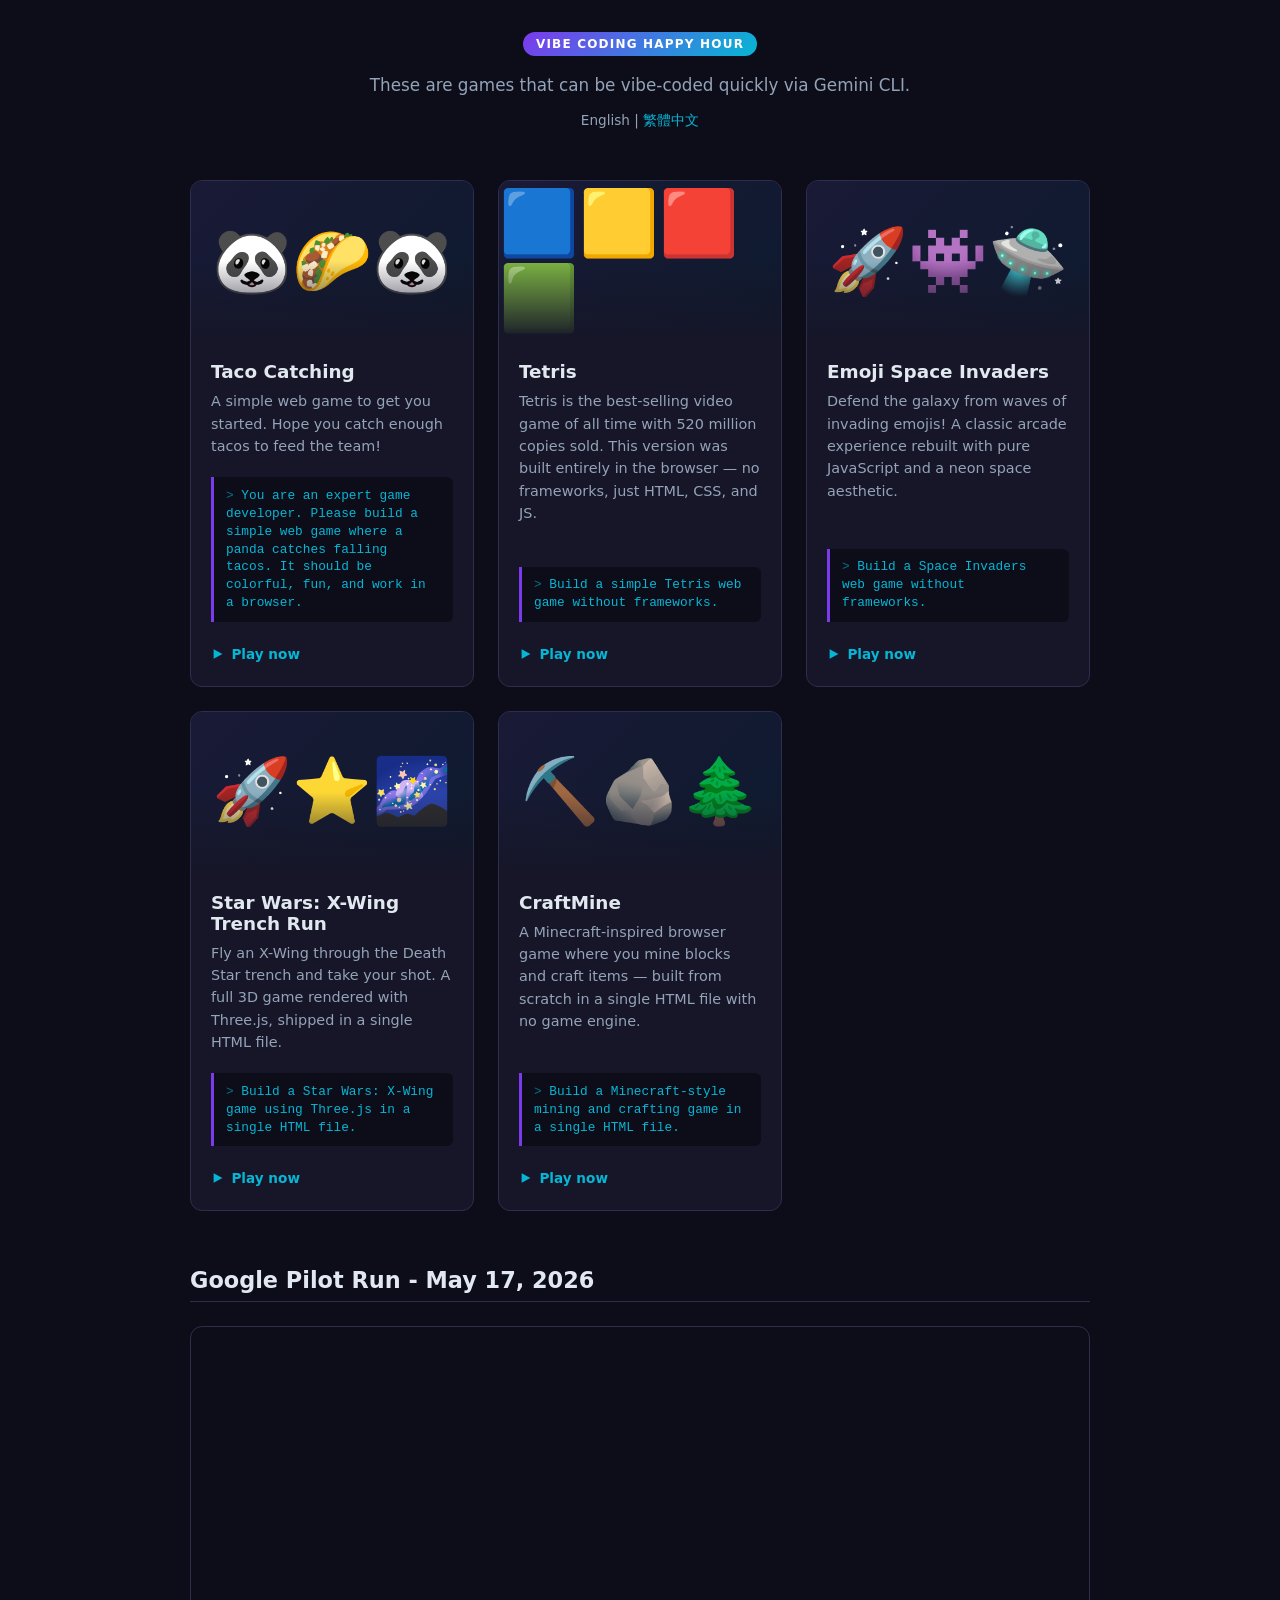
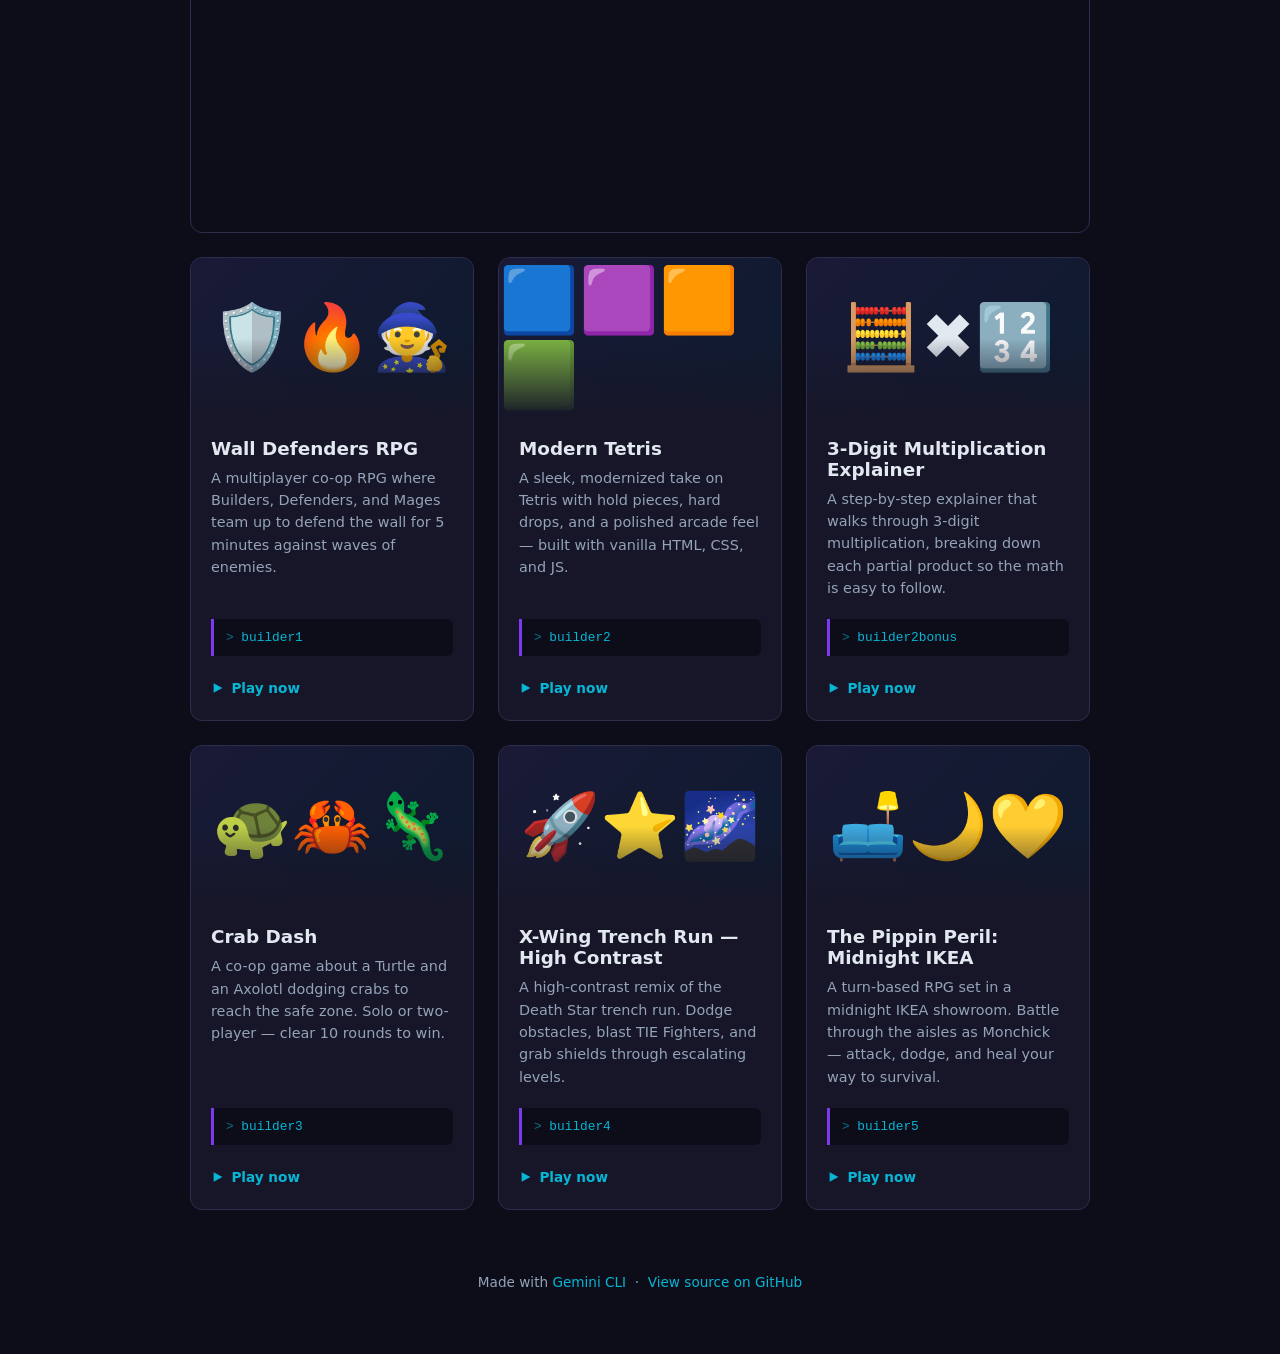
<file: index.html>
<!DOCTYPE html>
<html lang="en">
<head>
  <meta charset="UTF-8">
  <meta name="viewport" content="width=device-width, initial-scale=1.0">
  <title>Vibe Coding Happy Hour — Games</title>
  <style>
    :root {
      --bg: #0d0d1a;
      --card-bg: #161628;
      --accent: #7c3aed;
      --accent2: #06b6d4;
      --text: #e2e8f0;
      --muted: #94a3b8;
      --border: #2d2d4e;
      --radius: 12px;
    }

    * { box-sizing: border-box; margin: 0; padding: 0; }

    body {
      background: var(--bg);
      color: var(--text);
      font-family: 'Segoe UI', system-ui, sans-serif;
      min-height: 100vh;
      padding: 2rem 1rem 4rem;
    }

    header {
      text-align: center;
      max-width: 680px;
      margin: 0 auto 3rem;
    }

    header .badge {
      display: inline-block;
      background: linear-gradient(135deg, var(--accent), var(--accent2));
      color: #fff;
      font-size: 0.75rem;
      font-weight: 700;
      letter-spacing: 0.1em;
      text-transform: uppercase;
      padding: 0.3rem 0.8rem;
      border-radius: 999px;
      margin-bottom: 1rem;
    }

    header h1 {
      font-size: clamp(1.8rem, 5vw, 2.8rem);
      font-weight: 800;
      line-height: 1.15;
      margin-bottom: 0.75rem;
      background: linear-gradient(135deg, #fff 30%, var(--accent2));
      -webkit-background-clip: text;
      -webkit-text-fill-color: transparent;
      background-clip: text;
    }

    header p {
      color: var(--muted);
      font-size: 1.05rem;
      line-height: 1.6;
    }

    .lang-switch {
      margin-top: 0.75rem;
      font-size: 0.85rem;
    }

    .lang-switch a {
      color: var(--accent2);
      text-decoration: none;
    }

    .grid {
      display: grid;
      grid-template-columns: repeat(auto-fill, minmax(280px, 1fr));
      gap: 1.5rem;
      max-width: 900px;
      margin: 0 auto;
    }

    .section-title {
      max-width: 900px;
      margin: 3.5rem auto 1.5rem;
      font-size: 1.4rem;
      font-weight: 700;
      color: var(--text);
      padding-bottom: 0.5rem;
      border-bottom: 1px solid var(--border);
    }

    .card {
      background: var(--card-bg);
      border: 1px solid var(--border);
      border-radius: var(--radius);
      overflow: hidden;
      text-decoration: none;
      color: inherit;
      transition: transform 0.18s ease, border-color 0.18s ease, box-shadow 0.18s ease;
      display: flex;
      flex-direction: column;
    }

    .card:hover {
      transform: translateY(-4px);
      border-color: var(--accent);
      box-shadow: 0 8px 32px rgba(124, 58, 237, 0.25);
    }

    .card-preview {
      height: 160px;
      display: flex;
      align-items: center;
      justify-content: center;
      font-size: 4rem;
      background: linear-gradient(135deg, #1a1a36, #0d1a2e);
      position: relative;
      overflow: hidden;
    }

    .card-preview::after {
      content: '';
      position: absolute;
      inset: 0;
      background: linear-gradient(to bottom, transparent 50%, var(--card-bg));
    }

    .card-body {
      padding: 1.25rem 1.25rem 1.5rem;
      flex: 1;
      display: flex;
      flex-direction: column;
      gap: 0.5rem;
    }

    .card-title {
      font-size: 1.15rem;
      font-weight: 700;
    }

    .card-desc {
      color: var(--muted);
      font-size: 0.9rem;
      line-height: 1.55;
      flex: 1;
    }

    .card-prompt {
      margin-top: 0.75rem;
      background: #0d0d1a;
      border-left: 3px solid var(--accent);
      border-radius: 0 6px 6px 0;
      padding: 0.6rem 0.75rem;
      font-family: 'Courier New', monospace;
      font-size: 0.8rem;
      color: var(--accent2);
      line-height: 1.4;
    }

    .card-prompt::before {
      content: '> ';
      opacity: 0.6;
    }

    .card-play {
      display: inline-flex;
      align-items: center;
      gap: 0.4rem;
      margin-top: 1rem;
      color: var(--accent2);
      font-size: 0.85rem;
      font-weight: 600;
    }

    .card-play svg {
      width: 14px;
      height: 14px;
    }

    .playlist-embed {
      max-width: 900px;
      margin: 0 auto 1.5rem;
      aspect-ratio: 16 / 9;
      border-radius: var(--radius);
      overflow: hidden;
      border: 1px solid var(--border);
    }

    .playlist-embed iframe {
      width: 100%;
      height: 100%;
      border: 0;
      display: block;
    }

    footer {
      text-align: center;
      margin-top: 4rem;
      color: var(--muted);
      font-size: 0.85rem;
    }

    footer a {
      color: var(--accent2);
      text-decoration: none;
    }
  </style>
</head>
<body>

<header>
  <div class="badge">Vibe Coding Happy Hour</div>
  <p>These are games that can be vibe-coded quickly via Gemini CLI.</p>
  <p class="lang-switch">English | <a href="index.zh-TW.html">繁體中文</a></p>
</header>

<main class="grid">

  <a class="card" href="examples/taco-catching/">
    <div class="card-preview">🐼🌮🐼</div>
    <div class="card-body">
      <div class="card-title">Taco Catching</div>
      <div class="card-desc">
        A simple web game to get you started. Hope you catch enough tacos to feed the team!
      </div>
      <div class="card-prompt">You are an expert game developer. Please build a simple web game where a panda catches falling tacos. It should be colorful, fun, and work in a browser.</div>
      <div class="card-play">
        <svg viewBox="0 0 16 16" fill="currentColor"><path d="M3 2.5l10 5.5-10 5.5V2.5z"/></svg>
        Play now
      </div>
    </div>
  </a>

  <a class="card" href="examples/tetris/">
    <div class="card-preview">🟦🟨🟥🟩</div>
    <div class="card-body">
      <div class="card-title">Tetris</div>
      <div class="card-desc">
        Tetris is the best-selling video game of all time with 520 million copies sold. This version was built entirely in the browser — no frameworks, just HTML, CSS, and JS.
      </div>
      <div class="card-prompt">Build a simple Tetris web game without frameworks.</div>
      <div class="card-play">
        <svg viewBox="0 0 16 16" fill="currentColor"><path d="M3 2.5l10 5.5-10 5.5V2.5z"/></svg>
        Play now
      </div>
    </div>
  </a>

  <a class="card" href="examples/space-invaders/">
    <div class="card-preview">🚀👾🛸</div>
    <div class="card-body">
      <div class="card-title">Emoji Space Invaders</div>
      <div class="card-desc">
        Defend the galaxy from waves of invading emojis! A classic arcade experience rebuilt with pure JavaScript and a neon space aesthetic.
      </div>
      <div class="card-prompt">Build a Space Invaders web game without frameworks.</div>
      <div class="card-play">
        <svg viewBox="0 0 16 16" fill="currentColor"><path d="M3 2.5l10 5.5-10 5.5V2.5z"/></svg>
        Play now
      </div>
    </div>
  </a>

  <a class="card" href="examples/x-wing/">
    <div class="card-preview">🚀⭐🌌</div>
    <div class="card-body">
      <div class="card-title">Star Wars: X-Wing Trench Run</div>
      <div class="card-desc">
        Fly an X-Wing through the Death Star trench and take your shot. A full 3D game rendered with Three.js, shipped in a single HTML file.
      </div>
      <div class="card-prompt">Build a Star Wars: X-Wing game using Three.js in a single HTML file.</div>
      <div class="card-play">
        <svg viewBox="0 0 16 16" fill="currentColor"><path d="M3 2.5l10 5.5-10 5.5V2.5z"/></svg>
        Play now
      </div>
    </div>
  </a>

  <a class="card" href="https://turtle-tech-lgtm.github.io/craftmine/" target="_blank" rel="noopener">
    <div class="card-preview">⛏️🪨🌲</div>
    <div class="card-body">
      <div class="card-title">CraftMine</div>
      <div class="card-desc">
        A Minecraft-inspired browser game where you mine blocks and craft items — built from scratch in a single HTML file with no game engine.
      </div>
      <div class="card-prompt">Build a Minecraft-style mining and crafting game in a single HTML file.</div>
      <div class="card-play">
        <svg viewBox="0 0 16 16" fill="currentColor"><path d="M3 2.5l10 5.5-10 5.5V2.5z"/></svg>
        Play now
      </div>
    </div>
  </a>

</main>

<h2 id="google-pilot-run" class="section-title">Google Pilot Run - May 17, 2026</h2>

<div class="playlist-embed">
  <iframe src="https://www.youtube.com/embed/videoseries?list=PLIO7iIc3lbUfSGQaJ98DEq-yD5rhhJUmC" title="Student Show &amp; Tell playlist" frameborder="0" allow="accelerometer; autoplay; clipboard-write; encrypted-media; gyroscope; picture-in-picture" allowfullscreen></iframe>
</div>

<main class="grid">

  <a class="card" href="examples/2026g/builder1/">
    <div class="card-preview">🛡️🔥🧙</div>
    <div class="card-body">
      <div class="card-title">Wall Defenders RPG</div>
      <div class="card-desc">
        A multiplayer co-op RPG where Builders, Defenders, and Mages team up to defend the wall for 5 minutes against waves of enemies.
      </div>
      <div class="card-prompt">builder1</div>
      <div class="card-play">
        <svg viewBox="0 0 16 16" fill="currentColor"><path d="M3 2.5l10 5.5-10 5.5V2.5z"/></svg>
        Play now
      </div>
    </div>
  </a>

  <a class="card" href="examples/2026g/builder2/modern-tetris/">
    <div class="card-preview">🟦🟪🟧🟩</div>
    <div class="card-body">
      <div class="card-title">Modern Tetris</div>
      <div class="card-desc">
        A sleek, modernized take on Tetris with hold pieces, hard drops, and a polished arcade feel — built with vanilla HTML, CSS, and JS.
      </div>
      <div class="card-prompt">builder2</div>
      <div class="card-play">
        <svg viewBox="0 0 16 16" fill="currentColor"><path d="M3 2.5l10 5.5-10 5.5V2.5z"/></svg>
        Play now
      </div>
    </div>
  </a>

  <a class="card" href="examples/2026g/builder2/calculator/">
    <div class="card-preview">🧮✖️🔢</div>
    <div class="card-body">
      <div class="card-title">3-Digit Multiplication Explainer</div>
      <div class="card-desc">
        A step-by-step explainer that walks through 3-digit multiplication, breaking down each partial product so the math is easy to follow.
      </div>
      <div class="card-prompt">builder2bonus</div>
      <div class="card-play">
        <svg viewBox="0 0 16 16" fill="currentColor"><path d="M3 2.5l10 5.5-10 5.5V2.5z"/></svg>
        Play now
      </div>
    </div>
  </a>

  <a class="card" href="examples/2026g/builder3/">
    <div class="card-preview">🐢🦀🦎</div>
    <div class="card-body">
      <div class="card-title">Crab Dash</div>
      <div class="card-desc">
        A co-op game about a Turtle and an Axolotl dodging crabs to reach the safe zone. Solo or two-player — clear 10 rounds to win.
      </div>
      <div class="card-prompt">builder3</div>
      <div class="card-play">
        <svg viewBox="0 0 16 16" fill="currentColor"><path d="M3 2.5l10 5.5-10 5.5V2.5z"/></svg>
        Play now
      </div>
    </div>
  </a>

  <a class="card" href="examples/2026g/builder4/">
    <div class="card-preview">🚀⭐🌌</div>
    <div class="card-body">
      <div class="card-title">X-Wing Trench Run — High Contrast</div>
      <div class="card-desc">
        A high-contrast remix of the Death Star trench run. Dodge obstacles, blast TIE Fighters, and grab shields through escalating levels.
      </div>
      <div class="card-prompt">builder4</div>
      <div class="card-play">
        <svg viewBox="0 0 16 16" fill="currentColor"><path d="M3 2.5l10 5.5-10 5.5V2.5z"/></svg>
        Play now
      </div>
    </div>
  </a>

  <a class="card" href="examples/2026g/builder5/">
    <div class="card-preview">🛋️🌙💛</div>
    <div class="card-body">
      <div class="card-title">The Pippin Peril: Midnight IKEA</div>
      <div class="card-desc">
        A turn-based RPG set in a midnight IKEA showroom. Battle through the aisles as Monchick — attack, dodge, and heal your way to survival.
      </div>
      <div class="card-prompt">builder5</div>
      <div class="card-play">
        <svg viewBox="0 0 16 16" fill="currentColor"><path d="M3 2.5l10 5.5-10 5.5V2.5z"/></svg>
        Play now
      </div>
    </div>
  </a>

</main>

<footer>
  <p>Made with <a href="https://geminicli.com/" target="_blank" rel="noopener">Gemini CLI</a> &nbsp;·&nbsp; <a href="https://github.com/samlin-ai/vibe-coding-happy-hour" target="_blank" rel="noopener">View source on GitHub</a></p>
</footer>

</body>
</html>
</file>
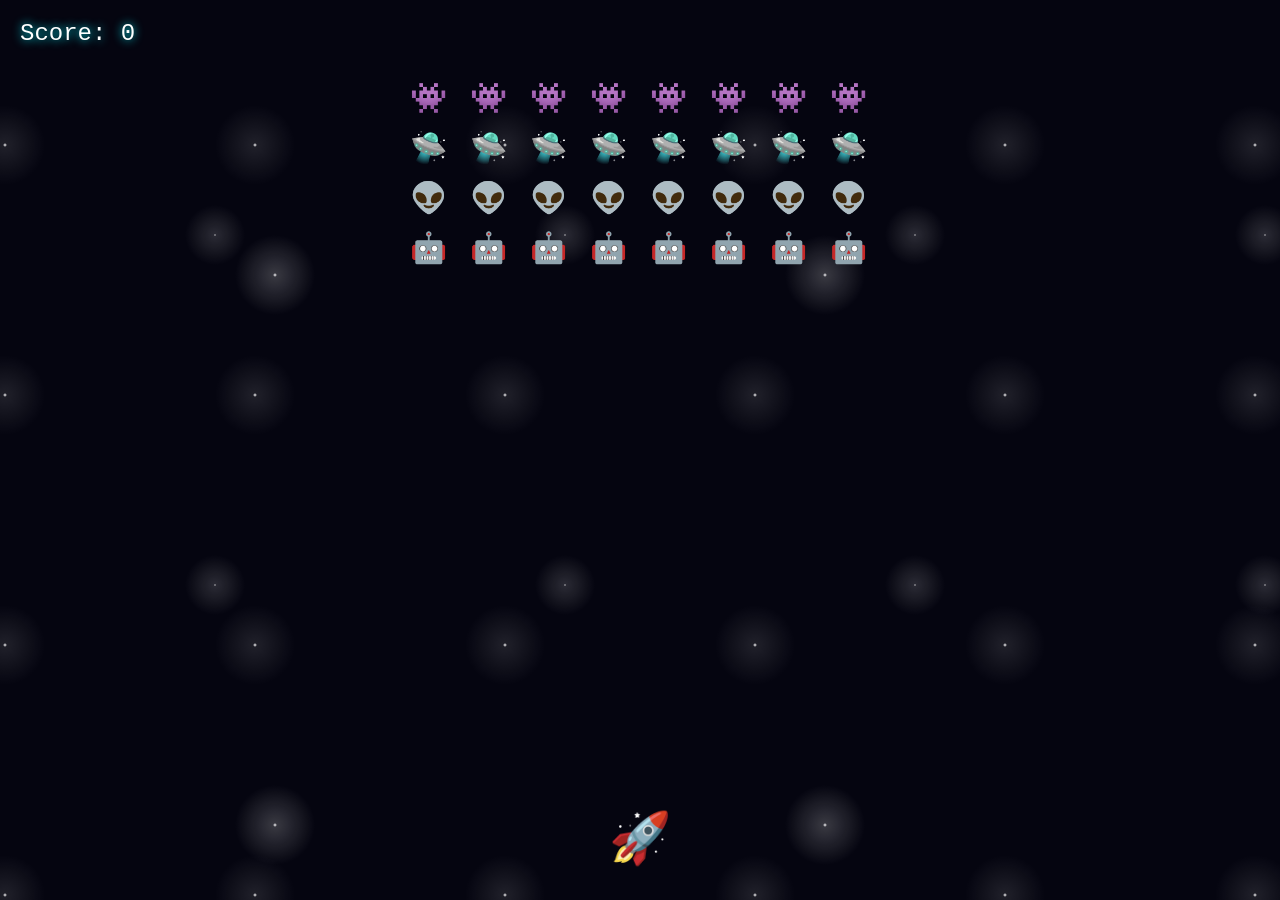
<file: examples/space-invaders/index.html>
<!DOCTYPE html>
<html lang="en">
<head>
    <meta charset="UTF-8">
    <meta name="viewport" content="width=device-width, initial-scale=1.0">
    <title>Emoji Space Invaders</title>
    <link rel="stylesheet" href="style.css">
</head>
<body>
    <div id="game-container">
        <div id="ui-layer">
            <div id="score-board">
                <div class="stat">Score: <span id="score">0</span></div>
            </div>
        </div>
        
        <!-- Player Ship -->
        <div id="ship">🚀</div>

        <!-- Dynamic elements like aliens and bullets will be added via JS -->

        <div id="game-over" class="hidden">
            <div class="modal">
                <h1>Game Over!</h1>
                <p>Final Score: <span id="final-score">0</span></p>
                <button id="restart-btn">Defend Again</button>
            </div>
        </div>
    </div>
    <script src="game.js"></script>
</body>
</html>
</file>
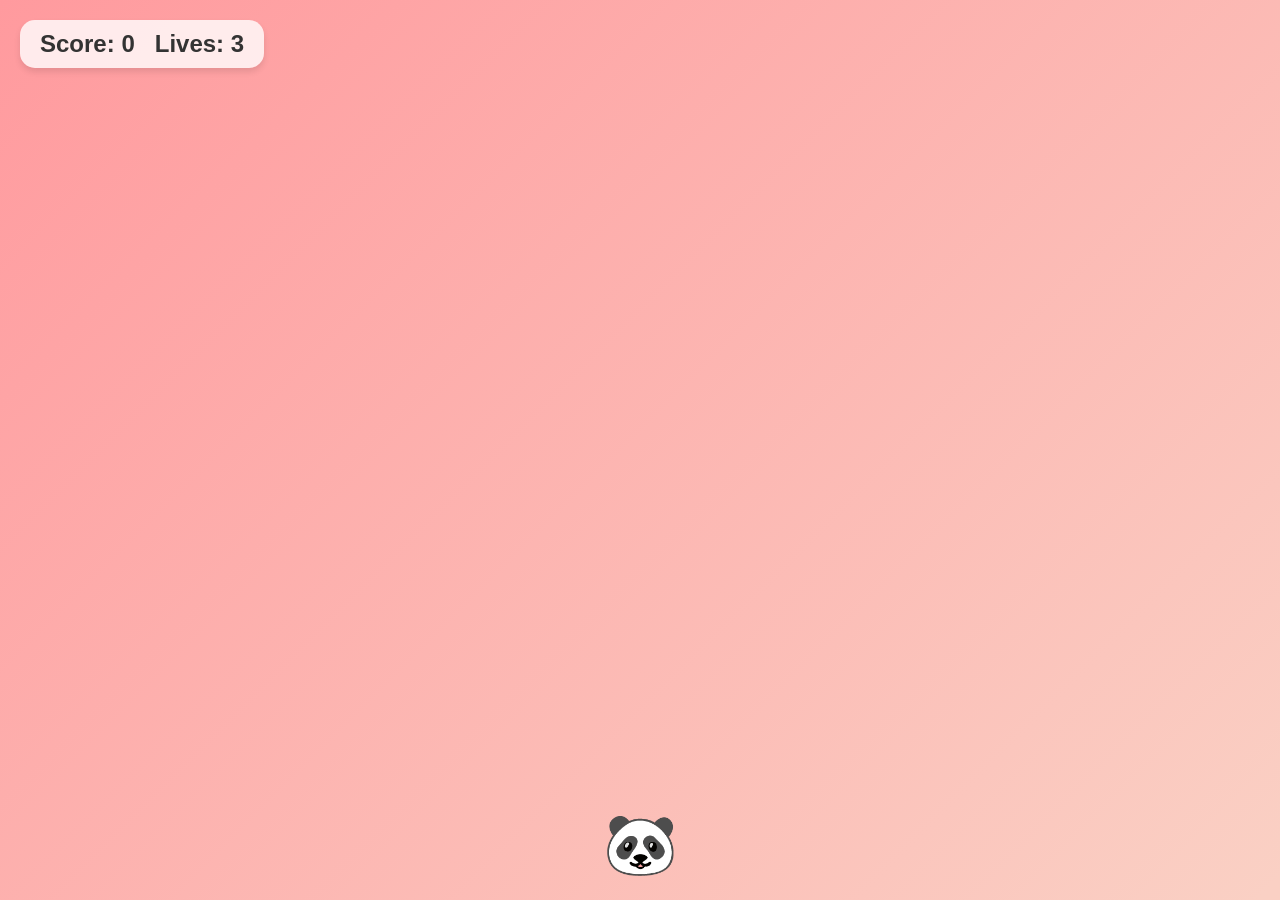
<file: examples/taco-catching/index.html>
<!DOCTYPE html>
<html lang="en">
<head>
    <meta charset="UTF-8">
    <meta name="viewport" content="width=device-width, initial-scale=1.0">
    <title>Panda Taco Catch</title>
    <link rel="stylesheet" href="style.css">
</head>
<body>
    <div id="game-container">
        <div id="score-board">
            <div class="stat">Score: <span id="score">0</span></div>
            <div class="stat">Lives: <span id="lives">3</span></div>
        </div>
        <div id="panda">🐼</div>
        <div id="game-over" class="hidden">
            <div class="modal">
                <h1>Game Over!</h1>
                <p>Final Score: <span id="final-score">0</span></p>
                <button id="restart-btn">Play Again</button>
            </div>
        </div>
    </div>
    <script src="game.js"></script>
</body>
</html>
</file>
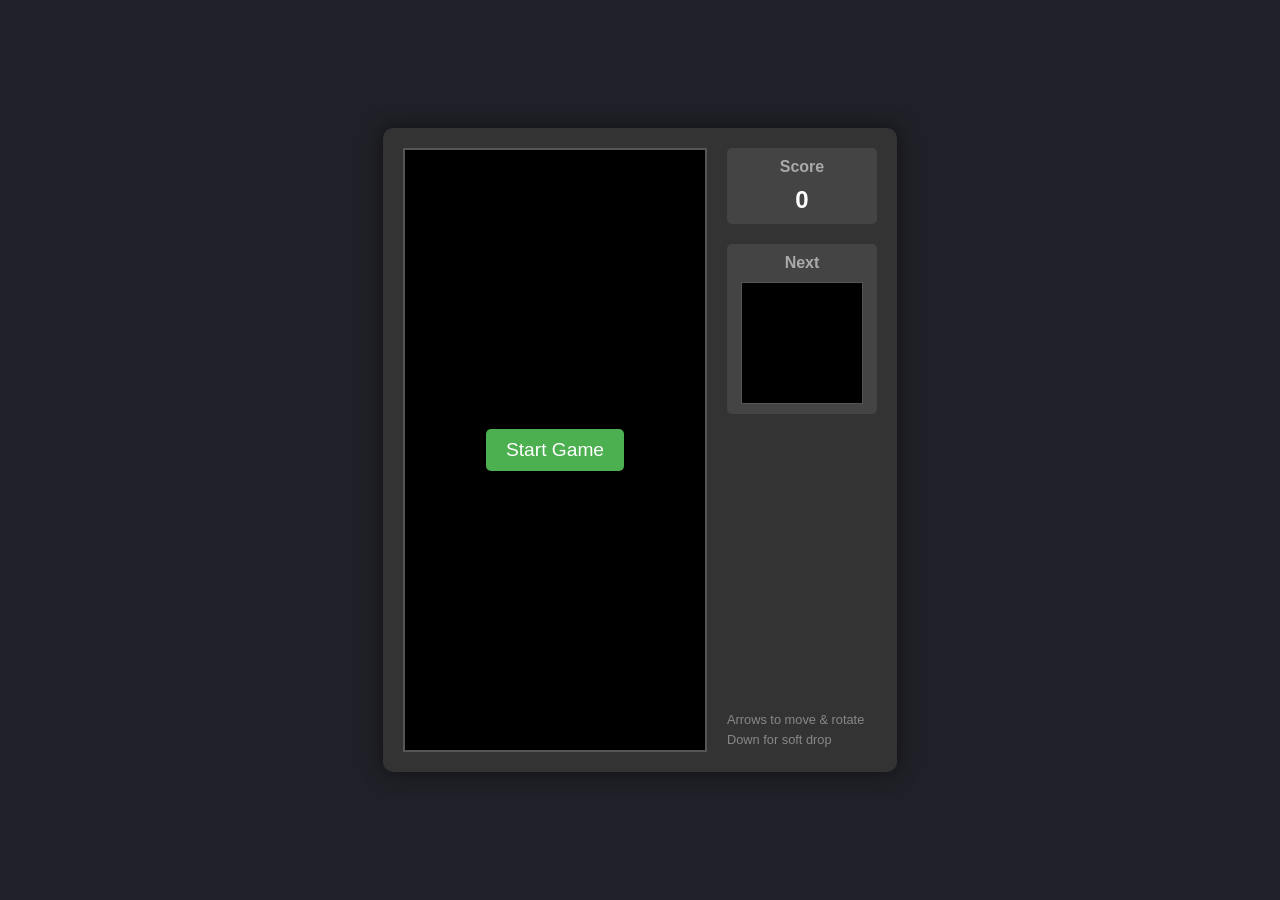
<file: examples/tetris/index.html>
<!DOCTYPE html>
<html lang="en">
<head>
    <meta charset="UTF-8">
    <meta name="viewport" content="width=device-width, initial-scale=1.0">
    <title>Tetris Web Game</title>
    <link rel="stylesheet" href="style.css">
</head>
<body>
    <div id="game-container">
        <div id="canvas-container">
            <canvas id="tetris" width="300" height="600"></canvas>
            <div id="overlay">
                <div id="message">PAUSED</div>
                <button id="start-btn">Start Game</button>
            </div>
        </div>
        <div id="side-panel">
            <div class="stat-box">
                <h3>Score</h3>
                <div id="score">0</div>
            </div>
            <div class="stat-box">
                <h3>Next</h3>
                <canvas id="next-piece" width="120" height="120"></canvas>
            </div>
            <div id="controls">
                <p>Arrows to move & rotate</p>
                <p>Down for soft drop</p>
            </div>
        </div>
    </div>
    <script src="script.js"></script>
</body>
</html>
</file>
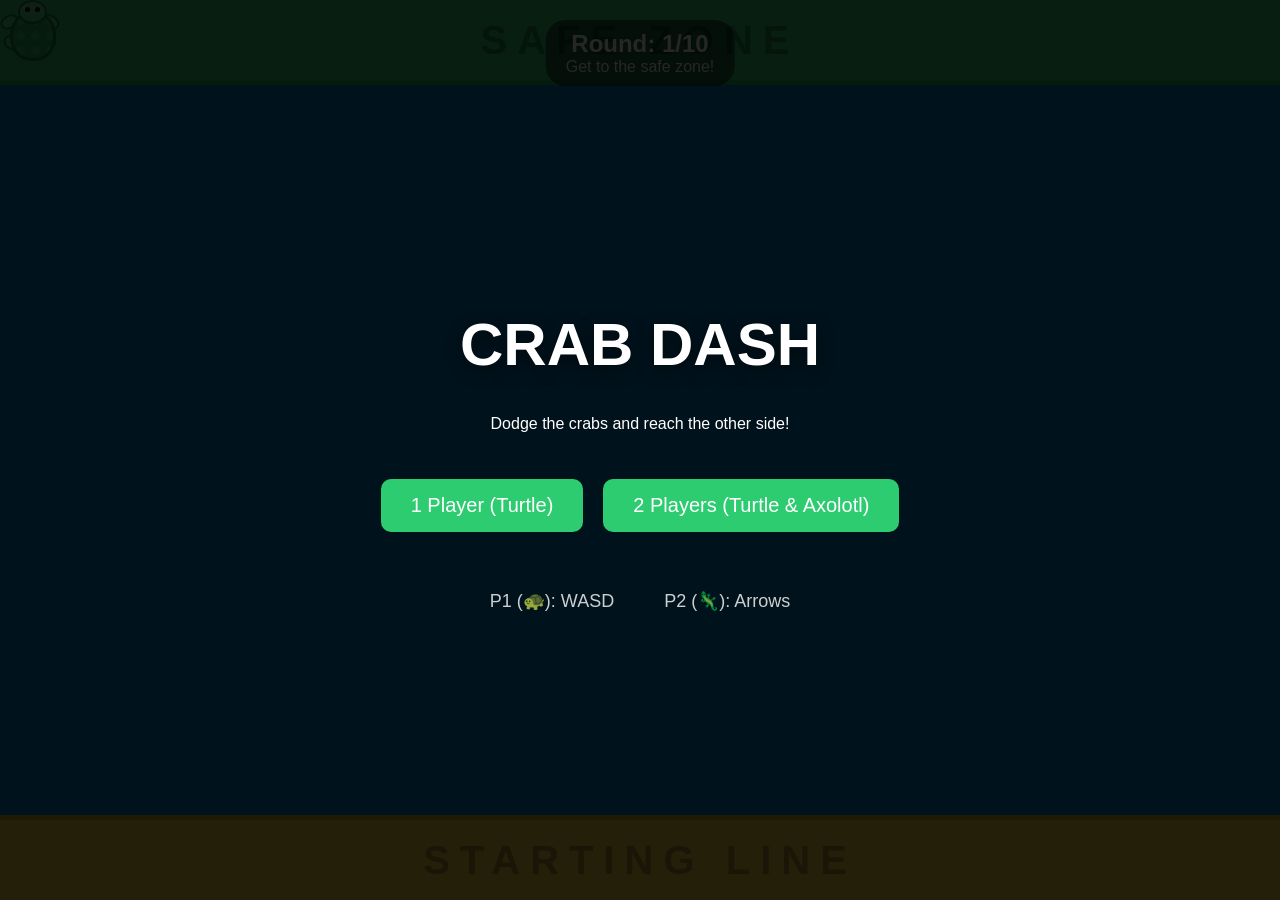
<file: examples/2026g/builder3/index.html>
<!DOCTYPE html>
<html lang="en">
<head>
    <meta charset="UTF-8">
    <meta name="viewport" content="width=device-width, initial-scale=1.0">
    <title>Crab Dash</title>
    <link rel="stylesheet" href="style.css">
</head>
<body>
    <div id="game-container">
        <!-- HUD -->
        <div id="hud">
            <div id="round-display">Round: <span id="round-num">1</span>/10</div>
            <div id="status-display">Get to the safe zone!</div>
        </div>

        <!-- Safe Zones -->
        <div id="top-safe-zone" class="safe-zone">SAFE ZONE</div>
        <div id="bottom-safe-zone" class="safe-zone">STARTING LINE</div>

        <!-- Players -->
        <div id="turtle" class="player">
            <div class="chibi-turtle">
                <div class="shell"></div>
                <div class="head">
                    <div class="eye left"></div>
                    <div class="eye right"></div>
                </div>
                <div class="flipper fl-top-left"></div>
                <div class="flipper fl-top-right"></div>
                <div class="flipper fl-bot-left"></div>
                <div class="flipper fl-bot-right"></div>
            </div>
        </div>
        <div id="axolotl" class="player hidden">
            <div class="chibi-axolotl">
                <div class="body"></div>
                <div class="head">
                    <div class="eye left"></div>
                    <div class="eye right"></div>
                    <div class="gill g-l1"></div>
                    <div class="gill g-l2"></div>
                    <div class="gill g-l3"></div>
                    <div class="gill g-r1"></div>
                    <div class="gill g-r2"></div>
                    <div class="gill g-r3"></div>
                </div>
                <div class="tail"></div>
            </div>
        </div>

        <!-- Overlays -->
        <div id="menu-overlay" class="overlay">
            <h1>CRAB DASH</h1>
            <p>Dodge the crabs and reach the other side!</p>
            <div class="button-group">
                <button id="btn-1p">1 Player (Turtle)</button>
                <button id="btn-2p">2 Players (Turtle & Axolotl)</button>
            </div>
            <div class="controls-hint">
                <p>P1 (🐢): WASD</p>
                <p>P2 (🦎): Arrows</p>
            </div>
        </div>

        <div id="win-overlay" class="overlay hidden">
            <h1>YOU WIN! 🏆</h1>
            <p>You dodged all the crabs and reached safety!</p>
            <div id="victory-video-container"></div>
            <button class="restart-btn">Play Again</button>
        </div>

        <div id="game-over-overlay" class="overlay hidden">
            <h1>GAME OVER! 🦀</h1>
            <p>The crabs were too fast!</p>
            <button class="restart-btn">Try Again</button>
        </div>
    </div>
    <script src="game.js"></script>
</body>
</html>
</file>
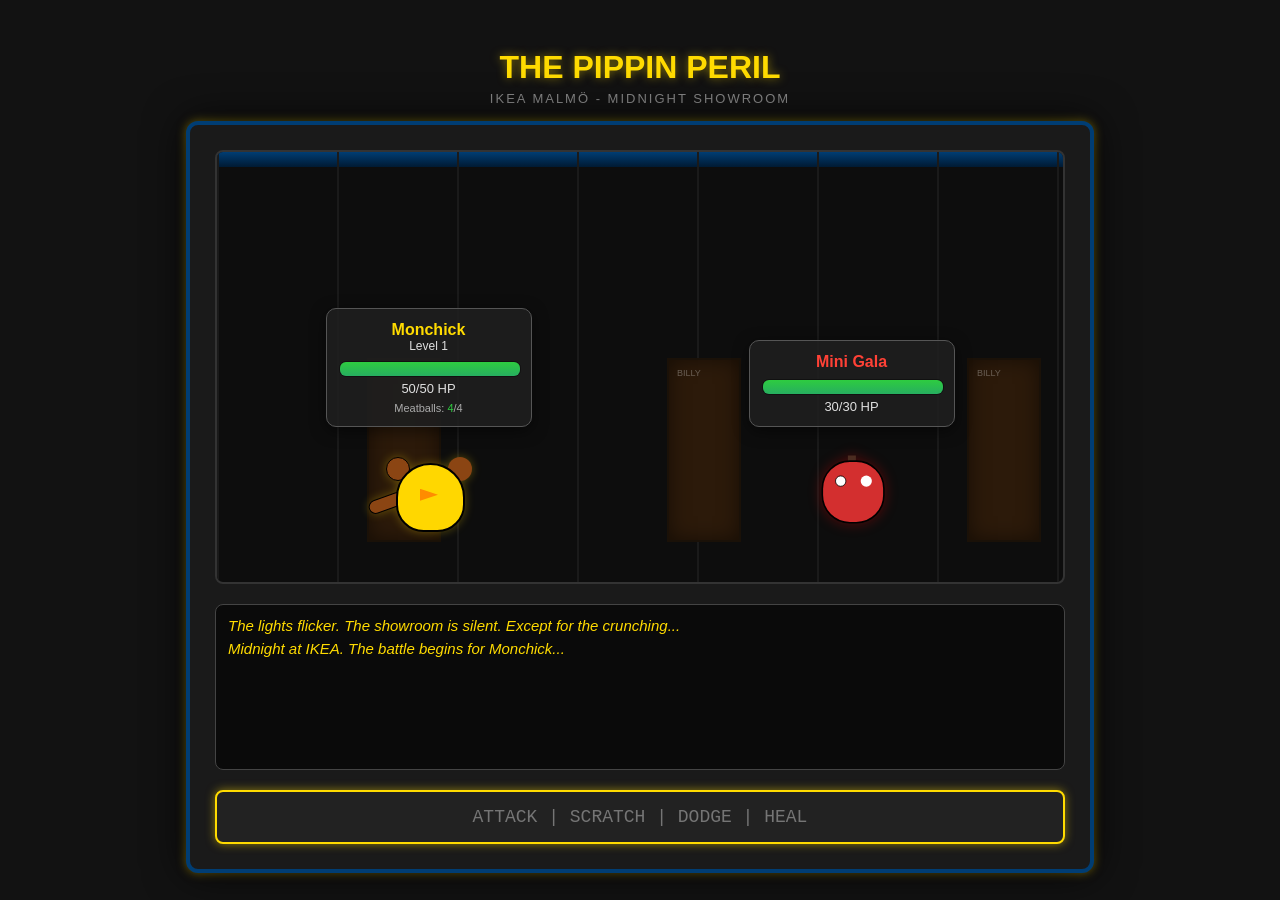
<file: examples/2026g/builder5/index.html>
<!DOCTYPE html>
<html lang="en">
<head>
    <meta charset="UTF-8">
    <meta name="viewport" content="width=device-width, initial-scale=1.0">
    <title>The Pippin Peril: Midnight IKEA Edition</title>
    <style>
        :root {
            --ikea-blue: #003d73;
            --ikea-yellow: #ffdb00;
            --bg-color: #121212;
            --panel-bg: rgba(30, 30, 30, 0.9);
            --text-color: #e0e0e0;
            --border-color: #444;
            --accent-color: #ff4136;
            --health-bg: #222;
            --health-fill: #2ecc40;
            --glow-yellow: 0 0 10px rgba(255, 219, 0, 0.5);
        }

        body {
            background-color: var(--bg-color);
            color: var(--text-color);
            font-family: 'Verdana', sans-serif;
            display: flex;
            flex-direction: column;
            align-items: center;
            justify-content: center;
            height: 100vh;
            margin: 0;
            overflow: hidden;
        }

        #game-container {
            width: 95%;
            max-width: 850px;
            border: 4px solid var(--ikea-blue);
            padding: 25px;
            display: flex;
            flex-direction: column;
            gap: 20px;
            background: #1a1a1a;
            box-shadow: 0 0 40px rgba(0,0,0,0.8), var(--glow-yellow);
            border-radius: 12px;
        }

        #visual-stage {
            height: 380px;
            border: 2px solid #333;
            display: flex;
            justify-content: space-around;
            align-items: flex-end;
            padding-bottom: 50px;
            position: relative;
            background-color: #0d0d0d;
            overflow: hidden;
            border-radius: 8px;
        }

        /* Midnight IKEA Background */
        .ikea-background {
            position: absolute;
            top: 0;
            left: 0;
            width: 200%;
            height: 100%;
            background: 
                linear-gradient(90deg, #1a1a1a 2px, transparent 2px) 0 0 / 120px 100%,
                linear-gradient(var(--ikea-blue) 0%, #001a33 100%) 0 0 / 100% 15px no-repeat;
            z-index: 0;
            transition: transform 1.2s cubic-bezier(0.45, 0, 0.55, 1);
        }

        .ikea-shelf {
            position: absolute;
            bottom: 40px;
            width: 70px;
            height: 180px;
            background: #2c1a0a;
            border: 2px solid #1a1108;
            z-index: 1;
            box-shadow: inset 0 0 20px rgba(0,0,0,0.5);
        }
        .ikea-shelf::after {
            content: 'BILLY';
            font-size: 9px;
            color: rgba(255,255,255,0.3);
            position: absolute;
            top: 8px;
            left: 8px;
        }

        .moving .ikea-background { transform: translateX(-50%); }

        .entity {
            display: flex;
            flex-direction: column;
            align-items: center;
            gap: 20px;
            z-index: 10;
        }

        .stat-box {
            width: 180px;
            text-align: center;
            background: var(--panel-bg);
            padding: 12px;
            border-radius: 10px;
            border: 1px solid #555;
            box-shadow: 0 4px 15px rgba(0,0,0,0.5);
        }

        .health-bar {
            width: 100%;
            height: 14px;
            background: var(--health-bg);
            border: 1px solid #111;
            margin-top: 8px;
            border-radius: 7px;
            overflow: hidden;
            box-shadow: inset 0 2px 4px rgba(0,0,0,0.5);
        }

        .health-fill {
            height: 100%;
            background: linear-gradient(to bottom, #2ecc40, #27ae60);
            width: 100%;
            transition: width 0.4s cubic-bezier(0.175, 0.885, 0.32, 1.275);
        }

        #battle-log {
            height: 140px;
            border: 1px solid #444;
            overflow-y: auto;
            padding: 12px;
            font-size: 15px;
            background: #0a0a0a;
            border-radius: 8px;
            color: #aaa;
        }

        .log-entry { margin-bottom: 6px; }
        .log-player { color: #00d2ff; font-weight: bold; }
        .log-enemy { color: #ff4b2b; font-weight: bold; }
        .log-system { color: var(--ikea-yellow); font-style: italic; }

        #input-area {
            display: flex;
            flex-direction: column;
            gap: 8px;
        }

        #command-input {
            background: #222;
            border: 2px solid #555;
            color: var(--ikea-yellow);
            padding: 15px;
            font-family: 'Courier New', monospace;
            outline: none;
            font-size: 18px;
            border-radius: 8px;
            text-align: center;
        }

        #command-input:focus {
            border-color: var(--ikea-yellow);
            box-shadow: var(--glow-yellow);
        }

        .shake { animation: shake 0.5s; }
        @keyframes shake {
            0%, 100% { transform: translate(0,0); }
            10%, 30%, 50%, 70%, 90% { transform: translate(-8px,0); }
            20%, 40%, 60%, 80% { transform: translate(8px,0); }
        }

        /* Sprite Art with Glow */
        .monchick-sprite { position: relative; width: 85px; height: 85px; filter: drop-shadow(0 0 5px rgba(255, 215, 0, 0.3)); }
        .monchick-body { width: 65px; height: 65px; background: #ffd700; border-radius: 50% 50% 40% 40%; position: absolute; bottom: 0; left: 10px; border: 2px solid #000; }
        .monchick-ears { width: 22px; height: 22px; background: #8b4513; border-radius: 50%; position: absolute; top: 10px; left: 0; box-shadow: 62px 0 0 #8b4513; border: 1px solid #000; }
        .monchick-beak { width: 18px; height: 12px; background: #ff8c00; position: absolute; top: 42px; left: 34px; clip-path: polygon(0 0, 100% 50%, 0 100%); }
        .monchick-tail { width: 35px; height: 12px; background: #8b4513; position: absolute; bottom: 22px; left: -18px; border-radius: 10px; transform: rotate(-20deg); border: 1px solid #000; }

        .apple-sprite { position: relative; width: 85px; height: 85px; transition: transform 0.4s cubic-bezier(0.175, 0.885, 0.32, 1.275); filter: drop-shadow(0 0 8px rgba(255, 0, 0, 0.3)); }
        .apple-body { width: 75px; height: 75px; background: #d32f2f; border-radius: 45%; position: absolute; bottom: 0; left: 5px; border: 2px solid #000; }
        .apple-stem { width: 10px; height: 18px; background: #4b2c20; position: absolute; top: 0; left: 38px; }
        .apple-eyes { width: 12px; height: 12px; background: #fff; border-radius: 50%; position: absolute; top: 25px; left: 22px; box-shadow: 32px 0 0 #fff; border: 1px solid #000; }
    </style>
</head>
<body>

    <h1 style="color: var(--ikea-yellow); margin-bottom: 5px; text-shadow: var(--glow-yellow);">THE PIPPIN PERIL</h1>
    <p style="margin: 0 0 15px 0; font-size: 13px; color: #888; letter-spacing: 2px;">IKEA MALMÖ - MIDNIGHT SHOWROOM</p>

    <div id="game-container">
        <div id="visual-stage">
            <div class="ikea-background" id="bg">
                <div class="ikea-shelf" style="left: 150px;"></div>
                <div class="ikea-shelf" style="left: 450px;"></div>
                <div class="ikea-shelf" style="left: 750px;"></div>
                <div class="ikea-shelf" style="left: 1100px;"></div>
            </div>

            <div class="entity" id="player-entity">
                <div class="stat-box">
                    <div id="player-name-display" style="color: var(--ikea-yellow); font-weight: bold;">Monchick</div>
                    <div style="font-size: 12px;">Level <span id="player-level">1</span></div>
                    <div class="health-bar"><div id="player-health-fill" class="health-fill"></div></div>
                    <div id="player-hp-text" style="font-size: 13px; margin-top: 4px;">50/50 HP</div>
                    <div style="font-size: 11px; margin-top: 6px; color: #aaa;">Meatballs: <span id="heals-left" style="color: #2ecc40;">4</span>/4</div>
                </div>
                <div class="monchick-sprite" id="player-sprite">
                    <div class="monchick-tail"></div>
                    <div class="monchick-ears"></div>
                    <div class="monchick-body"></div>
                    <div class="monchick-beak"></div>
                </div>
            </div>

            <div class="entity" id="boss-entity">
                <div class="stat-box">
                    <div id="boss-name" style="color: var(--accent-color); font-weight: bold;">Mini Gala</div>
                    <div class="health-bar"><div id="boss-health-fill" class="health-fill"></div></div>
                    <div id="boss-hp-text" style="font-size: 13px; margin-top: 4px;">30/30 HP</div>
                </div>
                <div class="apple-sprite" id="boss-sprite">
                    <div class="apple-stem"></div>
                    <div class="apple-body"></div>
                    <div class="apple-eyes"></div>
                </div>
            </div>
        </div>

        <div id="battle-log">
            <div class="log-entry log-system">The lights flicker. The showroom is silent. Except for the crunching...</div>
        </div>

        <div id="input-area">
            <input type="text" id="command-input" placeholder="ATTACK | SCRATCH | DODGE | HEAL" autofocus autocomplete="off">
        </div>
    </div>

    <script>
        // Enhanced Fun Audio Engine
        const audioCtx = new (window.AudioContext || window.webkitAudioContext)();
        
        function playSound(type) {
            if (audioCtx.state === 'suspended') audioCtx.resume();
            
            const now = audioCtx.currentTime;

            const createOsc = (freq, type, gainValue, duration, decay = true) => {
                const osc = audioCtx.createOscillator();
                const gain = audioCtx.createGain();
                osc.type = type;
                osc.frequency.setValueAtTime(freq, now);
                gain.gain.setValueAtTime(gainValue, now);
                if (decay) gain.gain.exponentialRampToValueAtTime(0.01, now + duration);
                osc.connect(gain);
                gain.connect(audioCtx.destination);
                osc.start(now);
                osc.stop(now + duration);
            };

            switch(type) {
                case 'hit':
                    // Layered Thump + Clink
                    createOsc(150, 'square', 0.2, 0.15);
                    createOsc(800, 'sine', 0.1, 0.1);
                    break;
                case 'scratch':
                    // Schwing!
                    const osc = audioCtx.createOscillator();
                    const gain = audioCtx.createGain();
                    osc.type = 'sawtooth';
                    osc.frequency.setValueAtTime(100, now);
                    osc.frequency.exponentialRampToValueAtTime(1200, now + 0.15);
                    gain.gain.setValueAtTime(0.15, now);
                    gain.gain.exponentialRampToValueAtTime(0.01, now + 0.15);
                    osc.connect(gain); gain.connect(audioCtx.destination);
                    osc.start(); osc.stop(now + 0.15);
                    break;
                case 'heal':
                    // Power-Up Arpeggio
                    [440, 554, 659, 880].forEach((f, i) => {
                        setTimeout(() => createOsc(f, 'sine', 0.1, 0.2), i * 60);
                    });
                    break;
                case 'dodge':
                    // Zip!
                    const dOsc = audioCtx.createOscillator();
                    const dGain = audioCtx.createGain();
                    dOsc.frequency.setValueAtTime(200, now);
                    dOsc.frequency.exponentialRampToValueAtTime(2000, now + 0.1);
                    dGain.gain.setValueAtTime(0.1, now);
                    dGain.gain.exponentialRampToValueAtTime(0.01, now + 0.1);
                    dOsc.connect(dGain); dGain.connect(audioCtx.destination);
                    dOsc.start(); dOsc.stop(now + 0.1);
                    break;
                case 'victory':
                    // RPG Fanfare
                    const notes = [523, 523, 523, 523, 415, 466, 523];
                    const times = [0, 0.1, 0.2, 0.3, 0.45, 0.55, 0.7];
                    notes.forEach((n, i) => {
                        setTimeout(() => createOsc(n, 'square', 0.08, 0.2), times[i] * 1000);
                    });
                    break;
                case 'levelUp':
                    // Triumph
                    createOsc(220, 'sawtooth', 0.1, 0.8);
                    setTimeout(() => createOsc(440, 'sawtooth', 0.1, 0.8), 100);
                    setTimeout(() => createOsc(880, 'square', 0.1, 1.0), 200);
                    break;
            }
        }

        const player = {
            name: "Monchick", level: 1, hp: 50, maxHp: 50, atk: 8, xp: 0, 
            nextLevelXp: 100, isDodging: false, healsRemaining: 4
        };

        const bosses = [
            { name: "Mini Gala", hp: 30, maxHp: 30, atk: 5, xpYield: 50, baseScale: 0.8 },
            { name: "Grumpy Granny", hp: 60, maxHp: 60, atk: 12, xpYield: 120, baseScale: 1.0 },
            { name: "Red Devourer", hp: 130, maxHp: 130, atk: 20, xpYield: 250, baseScale: 1.3 },
            { name: "The Fuji Emperor", hp: 300, maxHp: 300, atk: 35, xpYield: 0, baseScale: 1.8 }
        ];

        let currentBossIndex = 0;
        let currentBoss = { ...bosses[0] };

        const logElement = document.getElementById('battle-log');
        const inputElement = document.getElementById('command-input');

        function addLog(message, type = 'system') {
            const entry = document.createElement('div');
            entry.className = `log-entry log-${type}`;
            entry.innerText = message;
            logElement.appendChild(entry);
            logElement.scrollTop = logElement.scrollHeight;
        }

        function updateUI() {
            document.getElementById('player-name-display').innerText = player.name;
            document.getElementById('player-level').innerText = player.level;
            document.getElementById('player-health-fill').style.width = `${(player.hp / player.maxHp) * 100}%`;
            document.getElementById('player-hp-text').innerText = `${Math.max(0, player.hp)}/${player.maxHp} HP`;
            document.getElementById('heals-left').innerText = player.healsRemaining;

            document.getElementById('boss-name').innerText = currentBoss.name;
            const bossHpRatio = currentBoss.hp / currentBoss.maxHp;
            document.getElementById('boss-health-fill').style.width = `${bossHpRatio * 100}%`;
            document.getElementById('boss-hp-text').innerText = `${Math.max(0, currentBoss.hp)}/${currentBoss.maxHp} HP`;
            
            const dynamicScale = currentBoss.baseScale * Math.max(0.4, bossHpRatio);
            document.getElementById('boss-sprite').style.transform = `scale(${dynamicScale})`;
        }

        function shake(id) {
            const el = document.getElementById(id);
            el.classList.remove('shake');
            void el.offsetWidth;
            el.classList.add('shake');
        }

        function playerAction(cmd) {
            player.isDodging = false;

            switch(cmd) {
                case 'attack':
                    const dmg = Math.floor(player.atk * (0.9 + Math.random() * 0.3));
                    currentBoss.hp -= dmg;
                    addLog(`${player.name} slams a shopping cart! ${dmg} damage.`, 'player');
                    playSound('hit');
                    shake('boss-sprite');
                    break;
                case 'scratch':
                    if (Math.random() > 0.35) {
                        const sdmg = Math.floor(player.atk * 2.0);
                        currentBoss.hp -= sdmg;
                        addLog(`${player.name} uses Sharp Talons! ${sdmg} CRITICAL damage!`, 'player');
                        playSound('scratch');
                        shake('boss-sprite');
                    } else {
                        addLog(`${player.name} tripped over a rug and missed!`, 'system');
                        playSound('dodge');
                    }
                    break;
                case 'dodge':
                    player.isDodging = true;
                    addLog(`${player.name} rolls into a duvet!`, 'player');
                    playSound('dodge');
                    break;
                case 'heal':
                    if (player.healsRemaining > 0) {
                        const amt = Math.floor(player.maxHp * 0.4);
                        player.hp = Math.min(player.maxHp, player.hp + amt);
                        player.healsRemaining--;
                        addLog(`${player.name} devours Swedish Meatballs! +${amt} HP.`, 'player');
                        playSound('heal');
                    } else {
                        addLog(`The Meatball supply is empty! No more healing!`, 'system');
                        return;
                    }
                    break;
                default:
                    addLog(`Action "${cmd}" is not in the manual.`, 'system');
                    return;
            }

            if (currentBoss.hp <= 0) {
                defeatBoss();
            } else {
                setTimeout(bossAction, 600);
            }
            updateUI();
        }

        function bossAction() {
            let damage = Math.floor(currentBoss.atk * (0.8 + Math.random() * 0.5));
            if (player.isDodging) {
                if (Math.random() > 0.75) {
                    addLog(`${currentBoss.name} rolls over your duvet! ${damage} damage.`, 'enemy');
                    player.hp -= damage;
                    playSound('hit');
                    shake('player-sprite');
                } else {
                    addLog(`${player.name} successfully dodged the core-slam!`, 'system');
                }
            } else {
                addLog(`${currentBoss.name} slams ${player.name}! ${damage} damage.`, 'enemy');
                player.hp -= damage;
                playSound('hit');
                shake('player-sprite');
            }

            if (player.hp <= 0) {
                addLog(`CRITICAL FAILURE. ${player.name} has been flat-packed.`, 'enemy');
                inputElement.disabled = true;
            }
            updateUI();
        }

        function defeatBoss() {
            addLog(`${currentBoss.name} has been pulped! Victory!`, 'system');
            playSound('victory');
            player.xp += currentBoss.xpYield;
            
            if (player.xp >= player.nextLevelXp) levelUp();

            currentBossIndex++;
            if (currentBossIndex < bosses.length) {
                currentBoss = { ...bosses[currentBossIndex] };
                player.healsRemaining = 4;
                
                document.getElementById('visual-stage').classList.add('moving');
                addLog(`Advancing to the Kitchen Section...`, 'system');
                setTimeout(() => {
                    document.getElementById('visual-stage').classList.remove('moving');
                    addLog(`A massive ${currentBoss.name} blocks the way!`, 'system');
                    updateUI();
                }, 1200);
            } else {
                addLog(`ULTIMATE VICTORY! ${player.name} found the exit!`, 'system');
                inputElement.disabled = true;
            }
        }

        function levelUp() {
            player.level++;
            player.xp -= player.nextLevelXp;
            player.nextLevelXp = Math.floor(player.nextLevelXp * 1.6);
            player.maxHp += 25;
            player.hp = player.maxHp;
            player.atk += 6;
            addLog(`LEVEL UP! ${player.name} is now Lvl ${player.level}! Power surging!`, 'system');
            playSound('levelUp');
        }

        inputElement.addEventListener('keypress', (e) => {
            if (e.key === 'Enter') {
                const cmd = inputElement.value.toLowerCase().trim();
                inputElement.value = '';
                playerAction(cmd);
            }
        });

        window.onload = () => {
            const name = prompt("Name your Monkey-Chicken:", "Monchick");
            player.name = name || "Monchick";
            addLog(`Midnight at IKEA. The battle begins for ${player.name}...`, 'system');
            updateUI();
        };
    </script>
</body>
</html>
</file>
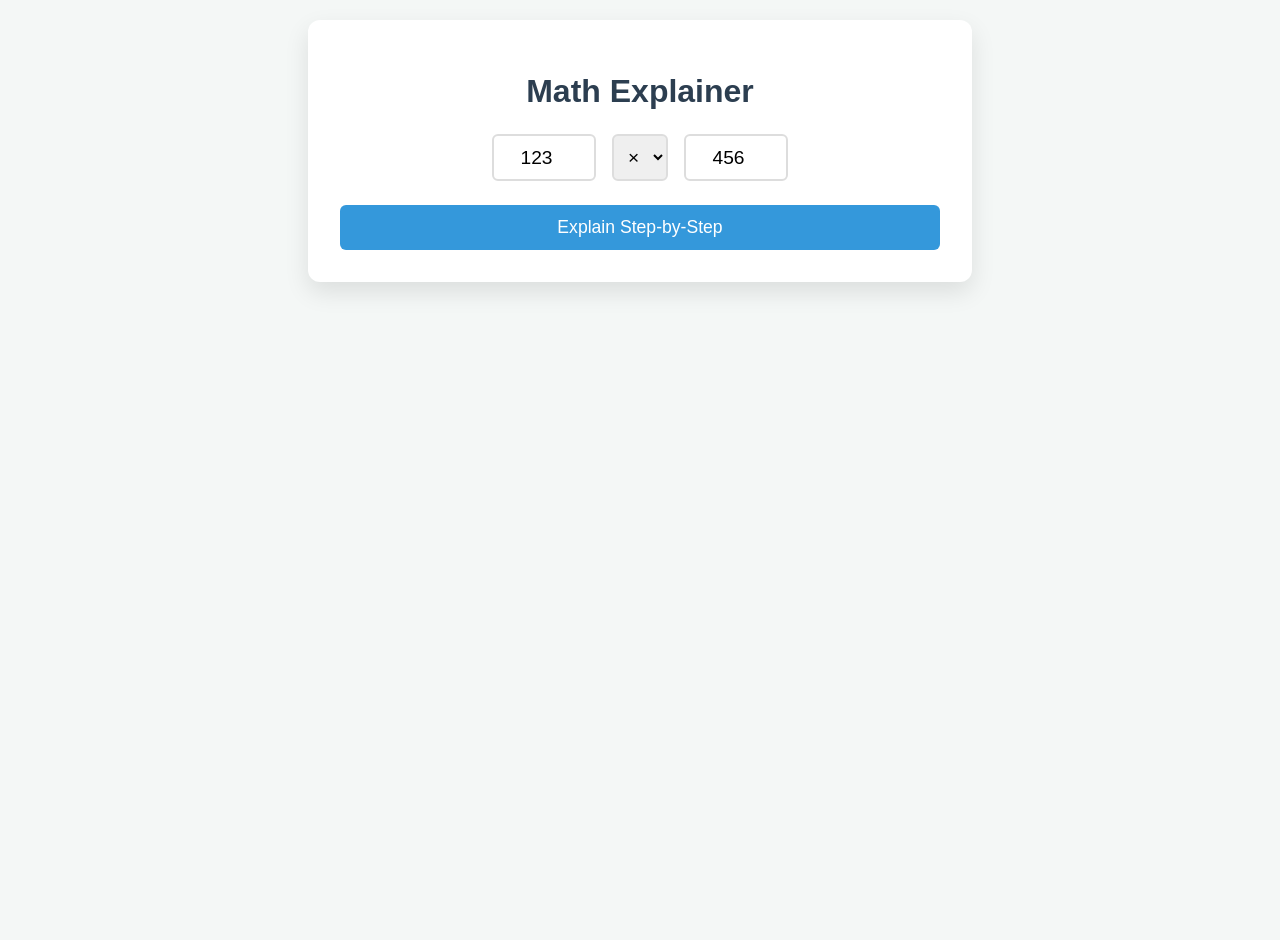
<file: examples/2026g/builder2/calculator/index.html>
<!DOCTYPE html>
<html lang="en">
<head>
    <meta charset="UTF-8">
    <meta name="viewport" content="width=device-width, initial-scale=1.0">
    <title>3-Digit Multiplication Explainer</title>
    <style>
        :root {
            --bg-color: #f4f7f6;
            --card-bg: #ffffff;
            --primary-color: #2c3e50;
            --accent-color: #3498db;
            --text-color: #333;
            --highlight-color: #e74c3c;
            --step-bg: #f9f9f9;
        }

        body {
            font-family: 'Segoe UI', Tahoma, Geneva, Verdana, sans-serif;
            background-color: var(--bg-color);
            color: var(--text-color);
            display: flex;
            justify-content: center;
            align-items: flex-start;
            min-height: 100vh;
            margin: 0;
            padding: 20px;
        }

        .container {
            background-color: var(--card-bg);
            padding: 2rem;
            border-radius: 12px;
            box-shadow: 0 10px 25px rgba(0,0,0,0.1);
            max-width: 600px;
            width: 100%;
        }

        h1 {
            text-align: center;
            color: var(--primary-color);
            margin-bottom: 1.5rem;
        }

        .input-group {
            display: flex;
            gap: 1rem;
            justify-content: center;
            margin-bottom: 1.5rem;
        }

        input {
            width: 80px;
            padding: 10px;
            font-size: 1.2rem;
            border: 2px solid #ddd;
            border-radius: 6px;
            text-align: center;
            outline: none;
            transition: border-color 0.3s;
        }

        input:focus {
            border-color: var(--accent-color);
        }

        button {
            display: block;
            width: 100%;
            padding: 12px;
            font-size: 1.1rem;
            background-color: var(--accent-color);
            color: white;
            border: none;
            border-radius: 6px;
            cursor: pointer;
            transition: background-color 0.3s;
        }

        button:hover {
            background-color: #2980b9;
        }

        .explanation {
            margin-top: 2rem;
            padding: 1rem;
            border-top: 2px solid #eee;
            display: none;
        }

        .math-block {
            font-family: 'Courier New', Courier, monospace;
            font-size: 1.8rem;
            text-align: right;
            margin: 1rem auto;
            width: fit-content;
            line-height: 1.2;
        }

        .line {
            border-bottom: 2px solid #333;
            margin: 5px 0;
        }

        .partial-product {
            opacity: 0;
            transform: translateY(10px);
            transition: all 0.5s ease-out;
        }

        .partial-product.show {
            opacity: 1;
            transform: translateY(0);
        }

        .step-description {
            margin-top: 2rem;
            font-size: 1rem;
            line-height: 1.6;
        }

        .step-item {
            margin-bottom: 1rem;
            padding: 10px;
            background: var(--step-bg);
            border-left: 4px solid var(--accent-color);
            border-radius: 4px;
            display: none;
        }

        .highlight {
            color: var(--highlight-color);
            font-weight: bold;
        }

        .carry {
            font-size: 0.8rem;
            color: var(--highlight-color);
            height: 1rem;
            margin-bottom: -0.5rem;
        }
    </style>
</head>
<body>

<div class="container">
    <h1>Math Explainer</h1>
    <div class="input-group">
        <input type="number" id="num1" placeholder="123" value="123">
        <select id="operator" style="font-size: 1.2rem; padding: 10px; border-radius: 6px; border: 2px solid #ddd;">
            <option value="mul">&times;</option>
            <option value="add">+</option>
            <option value="sub">&minus;</option>
            <option value="div">&divide;</option>
        </select>
        <input type="number" id="num2" placeholder="456" value="456">
    </div>
    <button onclick="explain()">Explain Step-by-Step</button>

    <div id="explanation" class="explanation">
        <div class="math-block" id="math-block">
            <!-- Math content will be injected here -->
        </div>

        <div class="step-description" id="step-description">
            <!-- Step descriptions will be injected here -->
        </div>
    </div>
</div>

<script>
    function explain() {
        const n1 = parseFloat(document.getElementById('num1').value);
        const n2 = parseFloat(document.getElementById('num2').value);
        const op = document.getElementById('operator').value;

        if (isNaN(n1) || isNaN(n2)) {
            alert('Please enter valid numbers.');
            return;
        }

        const explanationDiv = document.getElementById('explanation');
        const mathBlock = document.getElementById('math-block');
        const stepDesc = document.getElementById('step-description');

        explanationDiv.style.display = 'block';
        mathBlock.innerHTML = '';
        stepDesc.innerHTML = '';

        let steps = [];
        let mathHtml = '';
        let resultIds = [];

        if (op === 'mul') {
            const n1Int = Math.floor(n1);
            const n2Int = Math.floor(n2);
            const n2Str = n2Int.toString();
            const n2Digits = n2Str.split('').map(Number).reverse();
            const partialProducts = n2Digits.map((digit, index) => n1Int * digit * Math.pow(10, index));
            const total = n1Int * n2Int;

            mathHtml = `
                <div>&nbsp;&nbsp;${n1Int}</div>
                <div>&times;&nbsp;${n2Int}</div>
                <div class="line"></div>
            `;
            partialProducts.forEach((pp, i) => {
                mathHtml += `<div id="p${i}" class="partial-product">${pp}</div>`;
                resultIds.push(`p${i}`);
            });
            mathHtml += `<div class="line"></div><div id="total" class="partial-product">${total}</div>`;
            resultIds.push('total');

            const unitsNames = ['Units', 'Tens', 'Hundreds', 'Thousands', 'Ten Thousands', 'Hundred Thousands', 'Millions'];
            n2Digits.forEach((digit, index) => {
                const pv = Math.pow(10, index);
                steps.push({
                    title: `Step ${index + 1}: Multiply by ${unitsNames[index] || pv.toLocaleString()}`,
                    desc: `${n1Int} &times; ${digit * pv} = <b>${partialProducts[index]}</b>`
                });
            });
            steps.push({ title: 'Final Step: Sum', desc: `${partialProducts.join(' + ')} = <b>${total}</b>` });

        } else if (op === 'add') {
            const res = n1 + n2;
            mathHtml = `<div>&nbsp;&nbsp;${n1}</div><div>+&nbsp;${n2}</div><div class="line"></div><div id="res" class="partial-product">${res}</div>`;
            resultIds.push('res');
            steps.push({ title: 'Addition', desc: `Combine <span class="highlight">${n1}</span> and <span class="highlight">${n2}</span> to get <b>${res}</b>.` });

        } else if (op === 'sub') {
            const res = n1 - n2;
            mathHtml = `<div>&nbsp;&nbsp;${n1}</div><div>-&nbsp;${n2}</div><div class="line"></div><div id="res" class="partial-product">${res}</div>`;
            resultIds.push('res');
            steps.push({ title: 'Subtraction', desc: `Take <span class="highlight">${n2}</span> away from <span class="highlight">${n1}</span> to get <b>${res}</b>.` });

        } else if (op === 'div') {
            if (n2 === 0) { alert('Cannot divide by zero'); return; }
            const res = n1 / n2;
            mathHtml = `<div style="text-align:center">${n1} &divide; ${n2}</div><div class="line"></div><div id="res" class="partial-product" style="text-align:center">${res.toFixed(2)}</div>`;
            resultIds.push('res');
            steps.push({ title: 'Division', desc: `Split <span class="highlight">${n1}</span> into <span class="highlight">${n2}</span> equal parts. Each part is approximately <b>${res.toFixed(2)}</b>.` });
        }

        mathBlock.innerHTML = mathHtml;
        steps.forEach((step, i) => {
            const div = document.createElement('div');
            div.className = 'step-item';
            div.id = `step-item-${i}`;
            div.innerHTML = `<strong>${step.title}</strong><p>${step.desc}</p>`;
            stepDesc.appendChild(div);
        });

        let delay = 0;
        resultIds.forEach((id, i) => {
            setTimeout(() => {
                const el = document.getElementById(id);
                if (el) el.classList.add('show');
                const stepEl = document.getElementById(`step-item-${i}`);
                if (stepEl) stepEl.style.display = 'block';
            }, delay);
            delay += 800;
        });
    }
</script>

</body>
</html>
</file>
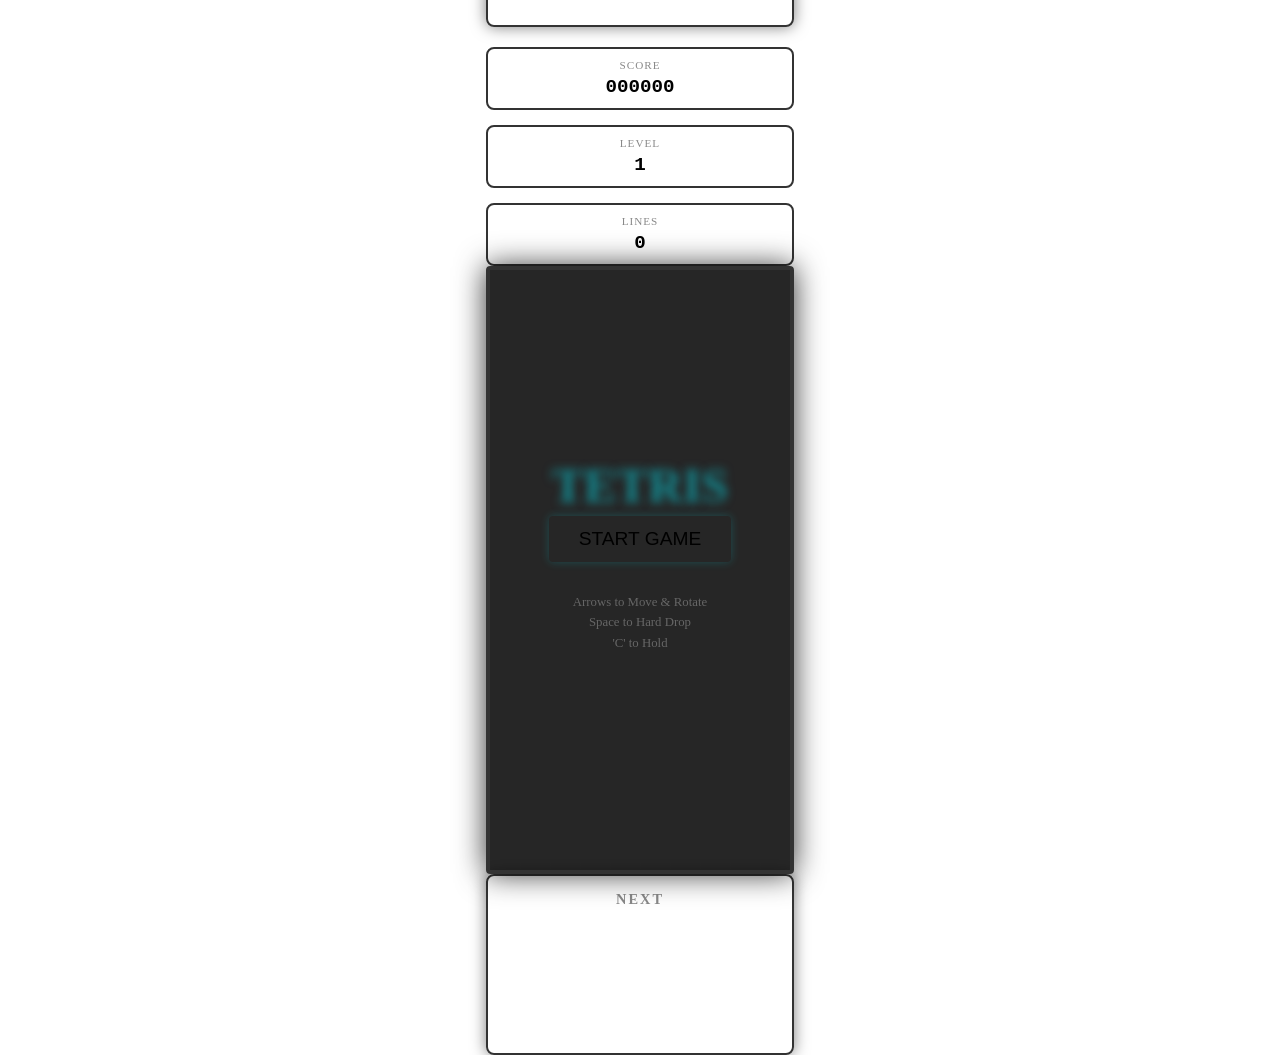
<file: examples/2026g/builder2/modern-tetris/index.html>
<!DOCTYPE html>
<html lang="en">
<head>
    <meta charset="UTF-8">
    <meta name="viewport" content="width=device-width, initial-scale=1.0">
    <title>Modern Tetris</title>
    <link rel="stylesheet" href="style.css">
</head>
<body>
    <div class="game-container">
        <div class="side-panel">
            <div class="panel-box">
                <h3>HOLD</h3>
                <canvas id="hold-canvas" width="120" height="120"></canvas>
            </div>
            <div class="stats">
                <div class="stat-item">
                    <label>SCORE</label>
                    <span id="score">000000</span>
                </div>
                <div class="stat-item">
                    <label>LEVEL</label>
                    <span id="level">1</span>
                </div>
                <div class="stat-item">
                    <label>LINES</label>
                    <span id="lines">0</span>
                </div>
            </div>
        </div>

        <div class="main-board">
            <canvas id="game-canvas" width="300" height="600"></canvas>
            <div id="score-msg" class="score-msg"></div>
            <div id="overlay" class="overlay">
                <div class="overlay-content">
                    <h1 id="overlay-title">TETRIS</h1>
                    <button id="start-btn">START GAME</button>
                    <p class="controls-hint">Arrows to Move & Rotate<br>Space to Hard Drop<br>'C' to Hold</p>
                </div>
            </div>
        </div>

        <div class="side-panel">
            <div class="panel-box">
                <h3>NEXT</h3>
                <canvas id="next-canvas" width="120" height="120"></canvas>
            </div>
        </div>
    </div>
    <script src="game.js"></script>
</body>
</html>
</file>
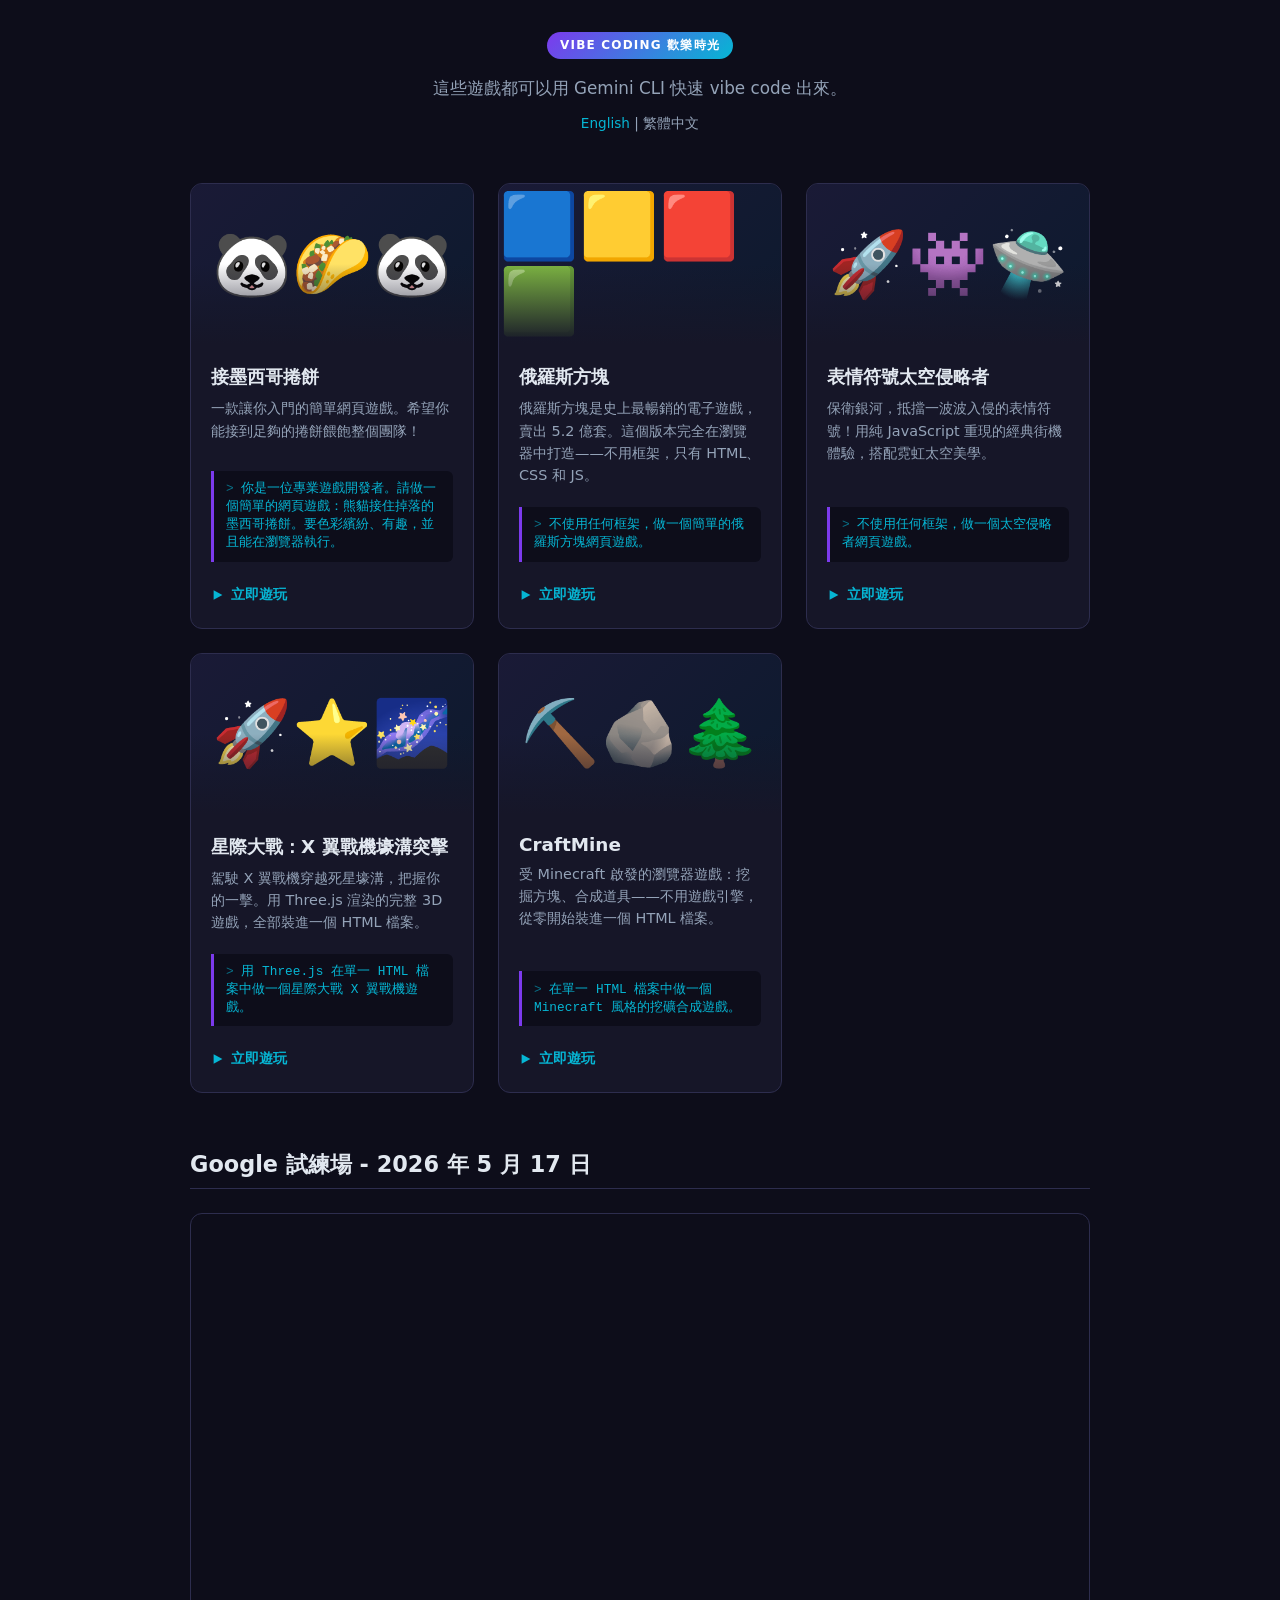
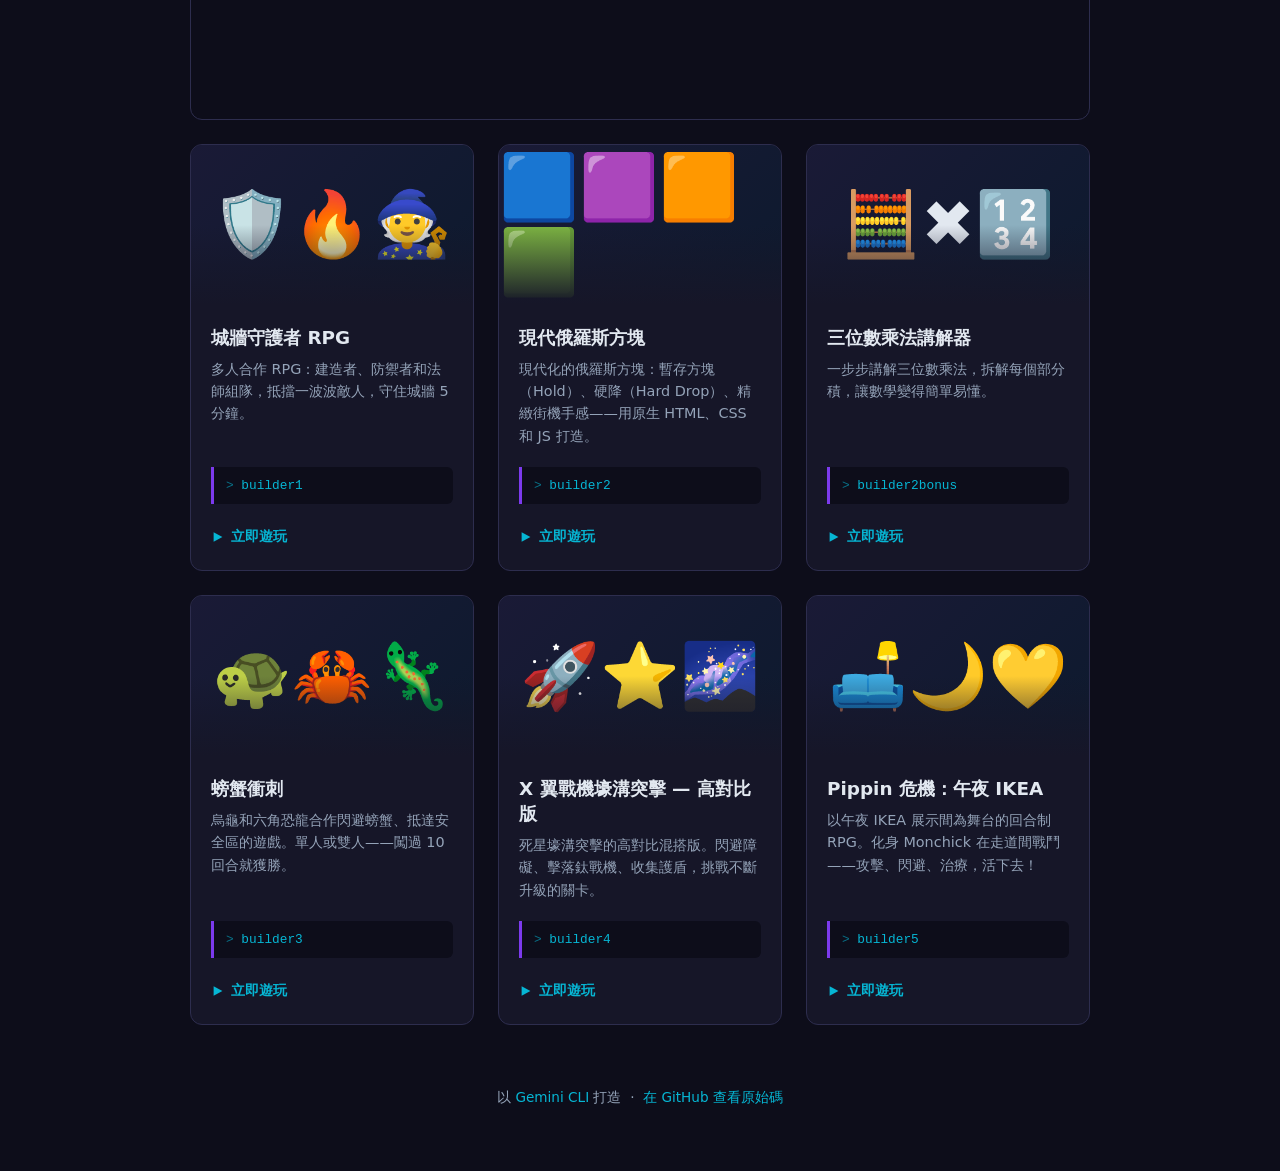
<file: index.zh-TW.html>
<!DOCTYPE html>
<html lang="zh-Hant">
<head>
  <meta charset="UTF-8">
  <meta name="viewport" content="width=device-width, initial-scale=1.0">
  <title>Vibe Coding 歡樂時光 — 遊戲</title>
  <style>
    :root {
      --bg: #0d0d1a;
      --card-bg: #161628;
      --accent: #7c3aed;
      --accent2: #06b6d4;
      --text: #e2e8f0;
      --muted: #94a3b8;
      --border: #2d2d4e;
      --radius: 12px;
    }

    * { box-sizing: border-box; margin: 0; padding: 0; }

    body {
      background: var(--bg);
      color: var(--text);
      font-family: 'Segoe UI', system-ui, sans-serif;
      min-height: 100vh;
      padding: 2rem 1rem 4rem;
    }

    header {
      text-align: center;
      max-width: 680px;
      margin: 0 auto 3rem;
    }

    header .badge {
      display: inline-block;
      background: linear-gradient(135deg, var(--accent), var(--accent2));
      color: #fff;
      font-size: 0.75rem;
      font-weight: 700;
      letter-spacing: 0.1em;
      text-transform: uppercase;
      padding: 0.3rem 0.8rem;
      border-radius: 999px;
      margin-bottom: 1rem;
    }

    header h1 {
      font-size: clamp(1.8rem, 5vw, 2.8rem);
      font-weight: 800;
      line-height: 1.15;
      margin-bottom: 0.75rem;
      background: linear-gradient(135deg, #fff 30%, var(--accent2));
      -webkit-background-clip: text;
      -webkit-text-fill-color: transparent;
      background-clip: text;
    }

    header p {
      color: var(--muted);
      font-size: 1.05rem;
      line-height: 1.6;
    }

    .lang-switch {
      margin-top: 0.75rem;
      font-size: 0.85rem;
    }

    .lang-switch a {
      color: var(--accent2);
      text-decoration: none;
    }

    .grid {
      display: grid;
      grid-template-columns: repeat(auto-fill, minmax(280px, 1fr));
      gap: 1.5rem;
      max-width: 900px;
      margin: 0 auto;
    }

    .section-title {
      max-width: 900px;
      margin: 3.5rem auto 1.5rem;
      font-size: 1.4rem;
      font-weight: 700;
      color: var(--text);
      padding-bottom: 0.5rem;
      border-bottom: 1px solid var(--border);
    }

    .card {
      background: var(--card-bg);
      border: 1px solid var(--border);
      border-radius: var(--radius);
      overflow: hidden;
      text-decoration: none;
      color: inherit;
      transition: transform 0.18s ease, border-color 0.18s ease, box-shadow 0.18s ease;
      display: flex;
      flex-direction: column;
    }

    .card:hover {
      transform: translateY(-4px);
      border-color: var(--accent);
      box-shadow: 0 8px 32px rgba(124, 58, 237, 0.25);
    }

    .card-preview {
      height: 160px;
      display: flex;
      align-items: center;
      justify-content: center;
      font-size: 4rem;
      background: linear-gradient(135deg, #1a1a36, #0d1a2e);
      position: relative;
      overflow: hidden;
    }

    .card-preview::after {
      content: '';
      position: absolute;
      inset: 0;
      background: linear-gradient(to bottom, transparent 50%, var(--card-bg));
    }

    .card-body {
      padding: 1.25rem 1.25rem 1.5rem;
      flex: 1;
      display: flex;
      flex-direction: column;
      gap: 0.5rem;
    }

    .card-title {
      font-size: 1.15rem;
      font-weight: 700;
    }

    .card-desc {
      color: var(--muted);
      font-size: 0.9rem;
      line-height: 1.55;
      flex: 1;
    }

    .card-prompt {
      margin-top: 0.75rem;
      background: #0d0d1a;
      border-left: 3px solid var(--accent);
      border-radius: 0 6px 6px 0;
      padding: 0.6rem 0.75rem;
      font-family: 'Courier New', monospace;
      font-size: 0.8rem;
      color: var(--accent2);
      line-height: 1.4;
    }

    .card-prompt::before {
      content: '> ';
      opacity: 0.6;
    }

    .card-play {
      display: inline-flex;
      align-items: center;
      gap: 0.4rem;
      margin-top: 1rem;
      color: var(--accent2);
      font-size: 0.85rem;
      font-weight: 600;
    }

    .card-play svg {
      width: 14px;
      height: 14px;
    }

    .playlist-embed {
      max-width: 900px;
      margin: 0 auto 1.5rem;
      aspect-ratio: 16 / 9;
      border-radius: var(--radius);
      overflow: hidden;
      border: 1px solid var(--border);
    }

    .playlist-embed iframe {
      width: 100%;
      height: 100%;
      border: 0;
      display: block;
    }

    footer {
      text-align: center;
      margin-top: 4rem;
      color: var(--muted);
      font-size: 0.85rem;
    }

    footer a {
      color: var(--accent2);
      text-decoration: none;
    }
  </style>
</head>
<body>

<header>
  <div class="badge">Vibe Coding 歡樂時光</div>
  <p>這些遊戲都可以用 Gemini CLI 快速 vibe code 出來。</p>
  <p class="lang-switch"><a href="index.html">English</a> | 繁體中文</p>
</header>

<main class="grid">

  <a class="card" href="examples/taco-catching/">
    <div class="card-preview">🐼🌮🐼</div>
    <div class="card-body">
      <div class="card-title">接墨西哥捲餅</div>
      <div class="card-desc">
        一款讓你入門的簡單網頁遊戲。希望你能接到足夠的捲餅餵飽整個團隊！
      </div>
      <div class="card-prompt">你是一位專業遊戲開發者。請做一個簡單的網頁遊戲：熊貓接住掉落的墨西哥捲餅。要色彩繽紛、有趣，並且能在瀏覽器執行。</div>
      <div class="card-play">
        <svg viewBox="0 0 16 16" fill="currentColor"><path d="M3 2.5l10 5.5-10 5.5V2.5z"/></svg>
        立即遊玩
      </div>
    </div>
  </a>

  <a class="card" href="examples/tetris/">
    <div class="card-preview">🟦🟨🟥🟩</div>
    <div class="card-body">
      <div class="card-title">俄羅斯方塊</div>
      <div class="card-desc">
        俄羅斯方塊是史上最暢銷的電子遊戲，賣出 5.2 億套。這個版本完全在瀏覽器中打造——不用框架，只有 HTML、CSS 和 JS。
      </div>
      <div class="card-prompt">不使用任何框架，做一個簡單的俄羅斯方塊網頁遊戲。</div>
      <div class="card-play">
        <svg viewBox="0 0 16 16" fill="currentColor"><path d="M3 2.5l10 5.5-10 5.5V2.5z"/></svg>
        立即遊玩
      </div>
    </div>
  </a>

  <a class="card" href="examples/space-invaders/">
    <div class="card-preview">🚀👾🛸</div>
    <div class="card-body">
      <div class="card-title">表情符號太空侵略者</div>
      <div class="card-desc">
        保衛銀河，抵擋一波波入侵的表情符號！用純 JavaScript 重現的經典街機體驗，搭配霓虹太空美學。
      </div>
      <div class="card-prompt">不使用任何框架，做一個太空侵略者網頁遊戲。</div>
      <div class="card-play">
        <svg viewBox="0 0 16 16" fill="currentColor"><path d="M3 2.5l10 5.5-10 5.5V2.5z"/></svg>
        立即遊玩
      </div>
    </div>
  </a>

  <a class="card" href="examples/x-wing/">
    <div class="card-preview">🚀⭐🌌</div>
    <div class="card-body">
      <div class="card-title">星際大戰：X 翼戰機壕溝突擊</div>
      <div class="card-desc">
        駕駛 X 翼戰機穿越死星壕溝，把握你的一擊。用 Three.js 渲染的完整 3D 遊戲，全部裝進一個 HTML 檔案。
      </div>
      <div class="card-prompt">用 Three.js 在單一 HTML 檔案中做一個星際大戰 X 翼戰機遊戲。</div>
      <div class="card-play">
        <svg viewBox="0 0 16 16" fill="currentColor"><path d="M3 2.5l10 5.5-10 5.5V2.5z"/></svg>
        立即遊玩
      </div>
    </div>
  </a>

  <a class="card" href="https://turtle-tech-lgtm.github.io/craftmine/" target="_blank" rel="noopener">
    <div class="card-preview">⛏️🪨🌲</div>
    <div class="card-body">
      <div class="card-title">CraftMine</div>
      <div class="card-desc">
        受 Minecraft 啟發的瀏覽器遊戲：挖掘方塊、合成道具——不用遊戲引擎，從零開始裝進一個 HTML 檔案。
      </div>
      <div class="card-prompt">在單一 HTML 檔案中做一個 Minecraft 風格的挖礦合成遊戲。</div>
      <div class="card-play">
        <svg viewBox="0 0 16 16" fill="currentColor"><path d="M3 2.5l10 5.5-10 5.5V2.5z"/></svg>
        立即遊玩
      </div>
    </div>
  </a>

</main>

<h2 id="google-pilot-run" class="section-title">Google 試練場 - 2026 年 5 月 17 日</h2>

<div class="playlist-embed">
  <iframe src="https://www.youtube.com/embed/videoseries?list=PLIO7iIc3lbUfSGQaJ98DEq-yD5rhhJUmC" title="學生成果分享播放清單" frameborder="0" allow="accelerometer; autoplay; clipboard-write; encrypted-media; gyroscope; picture-in-picture" allowfullscreen></iframe>
</div>

<main class="grid">

  <a class="card" href="examples/2026g/builder1/">
    <div class="card-preview">🛡️🔥🧙</div>
    <div class="card-body">
      <div class="card-title">城牆守護者 RPG</div>
      <div class="card-desc">
        多人合作 RPG：建造者、防禦者和法師組隊，抵擋一波波敵人，守住城牆 5 分鐘。
      </div>
      <div class="card-prompt">builder1</div>
      <div class="card-play">
        <svg viewBox="0 0 16 16" fill="currentColor"><path d="M3 2.5l10 5.5-10 5.5V2.5z"/></svg>
        立即遊玩
      </div>
    </div>
  </a>

  <a class="card" href="examples/2026g/builder2/modern-tetris/">
    <div class="card-preview">🟦🟪🟧🟩</div>
    <div class="card-body">
      <div class="card-title">現代俄羅斯方塊</div>
      <div class="card-desc">
        現代化的俄羅斯方塊：暫存方塊（Hold）、硬降（Hard Drop）、精緻街機手感——用原生 HTML、CSS 和 JS 打造。
      </div>
      <div class="card-prompt">builder2</div>
      <div class="card-play">
        <svg viewBox="0 0 16 16" fill="currentColor"><path d="M3 2.5l10 5.5-10 5.5V2.5z"/></svg>
        立即遊玩
      </div>
    </div>
  </a>

  <a class="card" href="examples/2026g/builder2/calculator/">
    <div class="card-preview">🧮✖️🔢</div>
    <div class="card-body">
      <div class="card-title">三位數乘法講解器</div>
      <div class="card-desc">
        一步步講解三位數乘法，拆解每個部分積，讓數學變得簡單易懂。
      </div>
      <div class="card-prompt">builder2bonus</div>
      <div class="card-play">
        <svg viewBox="0 0 16 16" fill="currentColor"><path d="M3 2.5l10 5.5-10 5.5V2.5z"/></svg>
        立即遊玩
      </div>
    </div>
  </a>

  <a class="card" href="examples/2026g/builder3/">
    <div class="card-preview">🐢🦀🦎</div>
    <div class="card-body">
      <div class="card-title">螃蟹衝刺</div>
      <div class="card-desc">
        烏龜和六角恐龍合作閃避螃蟹、抵達安全區的遊戲。單人或雙人——闖過 10 回合就獲勝。
      </div>
      <div class="card-prompt">builder3</div>
      <div class="card-play">
        <svg viewBox="0 0 16 16" fill="currentColor"><path d="M3 2.5l10 5.5-10 5.5V2.5z"/></svg>
        立即遊玩
      </div>
    </div>
  </a>

  <a class="card" href="examples/2026g/builder4/">
    <div class="card-preview">🚀⭐🌌</div>
    <div class="card-body">
      <div class="card-title">X 翼戰機壕溝突擊 — 高對比版</div>
      <div class="card-desc">
        死星壕溝突擊的高對比混搭版。閃避障礙、擊落鈦戰機、收集護盾，挑戰不斷升級的關卡。
      </div>
      <div class="card-prompt">builder4</div>
      <div class="card-play">
        <svg viewBox="0 0 16 16" fill="currentColor"><path d="M3 2.5l10 5.5-10 5.5V2.5z"/></svg>
        立即遊玩
      </div>
    </div>
  </a>

  <a class="card" href="examples/2026g/builder5/">
    <div class="card-preview">🛋️🌙💛</div>
    <div class="card-body">
      <div class="card-title">Pippin 危機：午夜 IKEA</div>
      <div class="card-desc">
        以午夜 IKEA 展示間為舞台的回合制 RPG。化身 Monchick 在走道間戰鬥——攻擊、閃避、治療，活下去！
      </div>
      <div class="card-prompt">builder5</div>
      <div class="card-play">
        <svg viewBox="0 0 16 16" fill="currentColor"><path d="M3 2.5l10 5.5-10 5.5V2.5z"/></svg>
        立即遊玩
      </div>
    </div>
  </a>

</main>

<footer>
  <p>以 <a href="https://geminicli.com/" target="_blank" rel="noopener">Gemini CLI</a> 打造 &nbsp;·&nbsp; <a href="https://github.com/samlin-ai/vibe-coding-happy-hour" target="_blank" rel="noopener">在 GitHub 查看原始碼</a></p>
</footer>

</body>
</html>
</file>
<file: examples/space-invaders/style.css>
body, html {
    margin: 0;
    padding: 0;
    width: 100%;
    height: 100%;
    overflow: hidden;
    background-color: #050510;
    font-family: 'Courier New', Courier, monospace;
    color: white;
}

#game-container {
    width: 100vw;
    height: 100vh;
    position: relative;
    background-image: 
        radial-gradient(white, rgba(255,255,255,.2) 2px, transparent 40px),
        radial-gradient(white, rgba(255,255,255,.15) 1px, transparent 30px),
        radial-gradient(white, rgba(255,255,255,.1) 2px, transparent 40px);
    background-size: 550px 550px, 350px 350px, 250px 250px;
    background-position: 0 0, 40px 60px, 130px 270px;
}

#ui-layer {
    position: absolute;
    top: 20px;
    left: 20px;
    z-index: 100;
}

#score-board {
    font-size: 24px;
    text-shadow: 0 0 10px #00f2ff;
}

#ship {
    position: absolute;
    bottom: 30px;
    left: 50%;
    transform: translateX(-50%);
    font-size: 50px;
    transition: left 0.1s ease-out;
    user-select: none;
}

.alien {
    position: absolute;
    font-size: 30px;
    transition: all 0.2s linear;
}

.bullet {
    position: absolute;
    width: 4px;
    height: 15px;
    background: #00f2ff;
    box-shadow: 0 0 8px #00f2ff;
    border-radius: 2px;
}

.alien-bullet {
    background: #ff0055;
    box-shadow: 0 0 8px #ff0055;
}

.explosion {
    animation: explode 0.5s ease-out forwards;
    pointer-events: none;
}

@keyframes explode {
    0% { transform: scale(0.5); opacity: 1; }
    100% { transform: scale(2); opacity: 0; }
}

#game-over {
    position: fixed;
    top: 0;
    left: 0;
    width: 100%;
    height: 100%;
    background: rgba(0, 0, 0, 0.85);
    display: flex;
    justify-content: center;
    align-items: center;
    z-index: 1000;
}

.hidden {
    display: none !important;
}

.modal {
    background: #1a1a2e;
    padding: 50px;
    border-radius: 20px;
    text-align: center;
    border: 2px solid #00f2ff;
    box-shadow: 0 0 30px rgba(0, 242, 255, 0.3);
}

.modal h1 {
    margin-top: 0;
    color: #00f2ff;
    font-size: 48px;
    text-transform: uppercase;
}

.modal p {
    font-size: 24px;
    margin: 20px 0;
}

#restart-btn {
    background: transparent;
    color: #00f2ff;
    border: 2px solid #00f2ff;
    padding: 15px 30px;
    font-size: 20px;
    border-radius: 5px;
    cursor: pointer;
    text-transform: uppercase;
    transition: all 0.3s;
}

#restart-btn:hover {
    background: #00f2ff;
    color: #1a1a2e;
    box-shadow: 0 0 20px #00f2ff;
}
</file>
<file: examples/taco-catching/style.css>
body, html {
    margin: 0;
    padding: 0;
    width: 100%;
    height: 100%;
    overflow: hidden;
    font-family: 'Segoe UI', Tahoma, Geneva, Verdana, sans-serif;
}

#game-container {
    width: 100vw;
    height: 100vh;
    background: linear-gradient(135deg, #ff9a9e 0%, #fad0c4 99%, #fad0c4 100%);
    position: relative;
    cursor: none;
}

#score-board {
    position: absolute;
    top: 20px;
    left: 20px;
    background: rgba(255, 255, 255, 0.8);
    padding: 10px 20px;
    border-radius: 15px;
    display: flex;
    gap: 20px;
    font-size: 24px;
    font-weight: bold;
    color: #333;
    box-shadow: 0 4px 6px rgba(0,0,0,0.1);
    z-index: 10;
}

#panda {
    position: absolute;
    bottom: 20px;
    left: 50%;
    transform: translateX(-50%);
    font-size: 60px;
    user-select: none;
    transition: left 0.05s linear;
}

.taco {
    position: absolute;
    font-size: 40px;
    user-select: none;
}

#game-over {
    position: fixed;
    top: 0;
    left: 0;
    width: 100%;
    height: 100%;
    background: rgba(0, 0, 0, 0.7);
    display: flex;
    justify-content: center;
    align-items: center;
    z-index: 100;
}

.hidden {
    display: none !important;
}

.modal {
    background: white;
    padding: 40px;
    border-radius: 20px;
    text-align: center;
    box-shadow: 0 10px 25px rgba(0,0,0,0.2);
}

.modal h1 {
    margin-top: 0;
    color: #ff6b6b;
    font-size: 48px;
}

.modal p {
    font-size: 24px;
    margin: 20px 0;
}

#restart-btn {
    background: #4ecdc4;
    color: white;
    border: none;
    padding: 15px 30px;
    font-size: 20px;
    border-radius: 10px;
    cursor: pointer;
    transition: transform 0.2s;
}

#restart-btn:hover {
    transform: scale(1.1);
    background: #45b7af;
}
</file>
<file: examples/tetris/style.css>
body {
    background-color: #202028;
    color: #fff;
    font-family: 'Segoe UI', Tahoma, Geneva, Verdana, sans-serif;
    display: flex;
    justify-content: center;
    align-items: center;
    height: 100vh;
    margin: 0;
    overflow: hidden;
}

#game-container {
    display: flex;
    gap: 20px;
    background: #333;
    padding: 20px;
    border-radius: 10px;
    box-shadow: 0 0 20px rgba(0,0,0,0.5);
}

#canvas-container {
    position: relative;
    border: 2px solid #555;
    background: #000;
}

#tetris {
    display: block;
}

#overlay {
    position: absolute;
    top: 0;
    left: 0;
    width: 100%;
    height: 100%;
    background: rgba(0, 0, 0, 0.7);
    display: flex;
    flex-direction: column;
    justify-content: center;
    align-items: center;
    z-index: 10;
}

#message {
    font-size: 2rem;
    margin-bottom: 20px;
    display: none;
}

button {
    padding: 10px 20px;
    font-size: 1.2rem;
    cursor: pointer;
    background: #4CAF50;
    color: white;
    border: none;
    border-radius: 5px;
    transition: background 0.3s;
}

button:hover {
    background: #45a049;
}

#side-panel {
    display: flex;
    flex-direction: column;
    gap: 20px;
    width: 150px;
}

.stat-box {
    background: #444;
    padding: 10px;
    text-align: center;
    border-radius: 5px;
}

.stat-box h3 {
    margin: 0 0 10px 0;
    font-size: 1rem;
    color: #aaa;
}

#score {
    font-size: 1.5rem;
    font-weight: bold;
}

#next-piece {
    background: #000;
    border: 1px solid #555;
    display: block;
    margin: 0 auto;
}

#controls {
    font-size: 0.8rem;
    color: #888;
    margin-top: auto;
}

#controls p {
    margin: 5px 0;
}
</file>
<file: examples/2026g/builder3/style.css>
:root {
    --ocean-blue: #0077be;
    --sand-color: #f4d03f;
    --safe-green: #2ecc71;
    --text-white: #ffffff;
}

body {
    margin: 0;
    padding: 0;
    overflow: hidden;
    font-family: 'Segoe UI', Tahoma, Geneva, Verdana, sans-serif;
    background-color: #333;
}

#game-container {
    position: relative;
    width: 100vw;
    height: 100vh;
    background-color: var(--ocean-blue);
    background-image: radial-gradient(circle, rgba(255,255,255,0.1) 1px, transparent 1px);
    background-size: 50px 50px;
}

#hud {
    position: absolute;
    top: 20px;
    left: 50%;
    transform: translateX(-50%);
    z-index: 10;
    color: var(--text-white);
    text-align: center;
    background: rgba(0, 0, 0, 0.5);
    padding: 10px 20px;
    border-radius: 20px;
    pointer-events: none;
}

#round-display {
    font-size: 24px;
    font-weight: bold;
}

.safe-zone {
    position: absolute;
    left: 0;
    right: 0;
    height: 80px;
    display: flex;
    align-items: center;
    justify-content: center;
    color: rgba(0, 0, 0, 0.3);
    font-weight: bold;
    font-size: 40px;
    letter-spacing: 10px;
}

#top-safe-zone {
    top: 0;
    background-color: var(--safe-green);
    border-bottom: 5px solid #27ae60;
}

#bottom-safe-zone {
    bottom: 0;
    background-color: var(--sand-color);
    border-top: 5px solid #d4ac0d;
}

.player {
    position: absolute;
    width: 60px;
    height: 60px;
    display: flex;
    align-items: center;
    justify-content: center;
    transition: transform 0.1s;
    z-index: 5;
}

.crab {
    position: absolute;
    width: 50px;
    height: 50px;
    display: flex;
    align-items: center;
    justify-content: center;
    z-index: 4;
}

/* Chibi Turtle */
.chibi-turtle {
    position: relative;
    width: 50px;
    height: 50px;
}

.chibi-turtle .shell {
    position: absolute;
    width: 40px;
    height: 45px;
    background: #27ae60;
    border-radius: 50% 50% 45% 45%;
    border: 3px solid #1e8449;
    top: 5px;
    left: 5px;
    z-index: 2;
    background-image: radial-gradient(#2ecc71 40%, transparent 41%);
    background-size: 15px 15px;
}

.chibi-turtle .head {
    position: absolute;
    width: 25px;
    height: 20px;
    background: #58d68d;
    border-radius: 50%;
    top: -5px;
    left: 12.5px;
    z-index: 3;
    border: 2px solid #1e8449;
}

.chibi-turtle .eye {
    position: absolute;
    width: 5px;
    height: 5px;
    background: black;
    border-radius: 50%;
    top: 5px;
}

.chibi-turtle .eye.left { left: 5px; }
.chibi-turtle .eye.right { right: 5px; }

.chibi-turtle .flipper {
    position: absolute;
    width: 15px;
    height: 10px;
    background: #58d68d;
    border-radius: 50%;
    z-index: 1;
    border: 2px solid #1e8449;
}

.fl-top-left { top: 10px; left: -5px; transform: rotate(-30deg); }
.fl-top-right { top: 10px; right: -5px; transform: rotate(30deg); }
.fl-bot-left { bottom: 5px; left: -2px; transform: rotate(-150deg); }
.fl-bot-right { bottom: 5px; right: -2px; transform: rotate(150deg); }

/* Chibi Axolotl */
.chibi-axolotl {
    position: relative;
    width: 50px;
    height: 60px;
}

.chibi-axolotl .body {
    position: absolute;
    width: 30px;
    height: 40px;
    background: #ffb6c1;
    border-radius: 20px;
    top: 15px;
    left: 10px;
    border: 3px solid #ff69b4;
    z-index: 2;
}

.chibi-axolotl .head {
    position: absolute;
    width: 45px;
    height: 35px;
    background: #ffb6c1;
    border-radius: 15px 15px 25px 25px;
    top: -5px;
    left: 2.5px;
    border: 3px solid #ff69b4;
    z-index: 4;
}

.chibi-axolotl .eye {
    position: absolute;
    width: 6px;
    height: 6px;
    background: #333;
    border-radius: 50%;
    top: 15px;
}

.chibi-axolotl .eye.left { left: 10px; }
.chibi-axolotl .eye.right { right: 10px; }

.chibi-axolotl .gill {
    position: absolute;
    width: 15px;
    height: 6px;
    background: #ff69b4;
    border-radius: 5px;
    z-index: 3;
}

.g-l1 { top: 5px; left: -10px; transform: rotate(-20deg); }
.g-l2 { top: 15px; left: -12px; }
.g-l3 { top: 25px; left: -10px; transform: rotate(20deg); }
.g-r1 { top: 5px; right: -10px; transform: rotate(20deg); }
.g-r2 { top: 15px; right: -12px; }
.g-r3 { top: 25px; right: -10px; transform: rotate(-20deg); }

/* Chibi Crab */
.chibi-crab {
    position: relative;
    width: 50px;
    height: 40px;
}

.chibi-crab .body {
    position: absolute;
    width: 40px;
    height: 30px;
    background: #e74c3c;
    border-radius: 40%;
    top: 5px;
    left: 5px;
    border: 3px solid #c0392b;
    z-index: 2;
}

.chibi-crab .eye {
    position: absolute;
    width: 4px;
    height: 4px;
    background: white;
    border-radius: 50%;
    top: 10px;
    z-index: 3;
}

.chibi-crab .eye::after {
    content: '';
    position: absolute;
    width: 2px;
    height: 2px;
    background: black;
    border-radius: 50%;
    top: 1px;
    left: 1px;
}

.chibi-crab .eye.left { left: 12px; }
.chibi-crab .eye.right { right: 12px; }

.chibi-crab .claw {
    position: absolute;
    width: 15px;
    height: 12px;
    background: #e74c3c;
    border: 2px solid #c0392b;
    border-radius: 50% 50% 10% 10%;
    z-index: 1;
}

.claw.left { top: -5px; left: -2px; transform: rotate(-30deg); }
.claw.right { top: -5px; right: -2px; transform: rotate(30deg); }

.chibi-crab .leg {
    position: absolute;
    width: 10px;
    height: 4px;
    background: #e74c3c;
    z-index: 1;
}

.leg.l1 { top: 15px; left: -5px; transform: rotate(-20deg); }
.leg.l2 { top: 25px; left: -5px; transform: rotate(20deg); }
.leg.r1 { top: 15px; right: -5px; transform: rotate(20deg); }
.leg.r2 { top: 25px; right: -5px; transform: rotate(-20deg); }

/* Obstacles */
.obstacle {
    position: absolute;
    width: 40px;
    height: 40px;
    display: flex;
    align-items: center;
    justify-content: center;
    z-index: 3;
}

.coral {
    width: 30px;
    height: 35px;
    background: #ff7f50;
    border-radius: 10px 10px 5px 5px;
    position: relative;
    border: 2px solid #d35400;
}

.coral::before, .coral::after {
    content: '';
    position: absolute;
    background: #ff7f50;
    border: 2px solid #d35400;
    border-radius: 5px;
}

.coral::before {
    width: 10px;
    height: 20px;
    top: -10px;
    left: 2px;
    transform: rotate(-20deg);
}

.coral::after {
    width: 10px;
    height: 20px;
    top: -5px;
    right: 2px;
    transform: rotate(30deg);
}

.rock {
    width: 35px;
    height: 25px;
    background: #95a5a6;
    border-radius: 40% 60% 50% 50%;
    border: 3px solid #7f8c8d;
    position: relative;
}

.overlay {
    position: absolute;
    top: 0;
    left: 0;
    width: 100%;
    height: 100%;
    background: rgba(0, 0, 0, 0.85);
    display: flex;
    flex-direction: column;
    align-items: center;
    justify-content: center;
    color: white;
    z-index: 100;
    text-align: center;
}

.hidden {
    display: none !important;
}

h1 {
    font-size: 60px;
    margin-bottom: 20px;
    text-shadow: 0 5px 15px rgba(0,0,0,0.5);
}

.button-group {
    display: flex;
    gap: 20px;
    margin-top: 30px;
}

button {
    padding: 15px 30px;
    font-size: 20px;
    cursor: pointer;
    background-color: var(--safe-green);
    color: white;
    border: none;
    border-radius: 10px;
    transition: transform 0.2s, background-color 0.2s;
}

button:hover {
    transform: scale(1.1);
    background-color: #27ae60;
}

.controls-hint {
    margin-top: 40px;
    display: flex;
    gap: 50px;
    opacity: 0.8;
}

.controls-hint p {
    font-size: 18px;
}

#victory-video-container {
    margin: 20px 0;
    width: 300px;
    height: 170px;
    border-radius: 10px;
    overflow: hidden;
    box-shadow: 0 5px 15px rgba(0,0,0,0.5);
}
</file>
<file: examples/2026g/builder2/modern-tetris/style.css>
2:root {
    --bg-color: #050505;
    --panel-bg: #1a1a1a;
    --neon-blue: #00f2ff;
    --neon-purple: #bc13fe;
    --text-color: #ffffff;
    --font-family: 'Segoe UI', Tahoma, Geneva, Verdana, sans-serif;
}

* {
    box-sizing: border-box;
    margin: 0;
    padding: 0;
}

body {
    background-color: var(--bg-color);
    color: var(--text-color);
    font-family: var(--font-family);
    display: flex;
    justify-content: center;
    align-items: center;
    height: 100vh;o
.game-container {
    display: flex;
    gap: 20px;
    align-items: flex-start;
}

.side-panel {
    display: flex;
    flex-direction: column;
    gap: 20px;
}

.panel-box {
    background-color: var(--panel-bg);
    border: 2px solid #333;
    border-radius: 8px;
    padding: 15px;
    text-align: center;
    box-shadow: 0 0 15px rgba(0, 0, 0, 0.5);
}

.panel-box h3 {
    font-size: 0.9rem;
    margin-bottom: 10px;
    color: #888;
    letter-spacing: 2px;
}

.stats {
    display: flex;
    flex-direction: column;
    gap: 15px;
}

.stat-item {
    background-color: var(--panel-bg);
    border: 2px solid #333;
    border-radius: 8px;
    padding: 10px 20px;
    text-align: center;
}

.stat-item label {
    display: block;
    font-size: 0.7rem;
    color: #888;
    margin-bottom: 5px;
    letter-spacing: 1px;
}

.stat-item span {
    font-size: 1.2rem;
    font-weight: bold;
    font-family: 'Courier New', Courier, monospace;
}

.main-board {
    position: relative;
    background-color: var(--panel-bg);
    border: 4px solid #333;
    border-radius: 4px;
    box-shadow: 0 0 30px rgba(0, 0, 0, 0.8);
    line-height: 0;
}

canvas {
    display: block;
}

#game-canvas {
    background-image: 
        linear-gradient(rgba(255, 255, 255, 0.05) 1px, transparent 1px),
        linear-gradient(90deg, rgba(255, 255, 255, 0.05) 1px, transparent 1px);
    background-size: 30px 30px;
}

.overlay {
    position: absolute;
    top: 0;
    left: 0;
    width: 100%;
    height: 100%;
    background-color: rgba(0, 0, 0, 0.85);
    display: flex;
    justify-content: center;
    align-items: center;
    z-index: 10;
    transition: opacity 0.3s;
}

.overlay-content {
    text-align: center;
}

.overlay-content h1 {
    font-size: 3rem;
    margin-bottom: 30px;
    background: linear-gradient(var(--neon-blue), var(--neon-purple));
    -webkit-background-clip: text;
    -webkit-text-fill-color: transparent;
    text-shadow: 0 0 10px rgba(0, 242, 255, 0.5);
}

#start-btn {
    background: transparent;
    border: 2px solid var(--neon-blue);
    color: var(--neon-blue);
    padding: 12px 30px;
    font-size: 1.2rem;
    cursor: pointer;
    border-radius: 4px;
    transition: all 0.2s;
    text-shadow: 0 0 5px var(--neon-blue);
    box-shadow: 0 0 10px rgba(0, 242, 255, 0.2);
}

#start-btn:hover {
    background: var(--neon-blue);
    color: var(--bg-color);
    box-shadow: 0 0 20px var(--neon-blue);
}

.controls-hint {
    margin-top: 30px;
    font-size: 0.8rem;
    color: #666;
    line-height: 1.6;
}

.score-msg {
    position: absolute;
    top: 40%;
    left: 0;
    width: 100%;
    text-align: center;
    font-size: 1.5rem;
    font-weight: bold;
    color: var(--neon-blue);
    text-shadow: 0 0 10px var(--neon-blue);
    pointer-events: none;
    opacity: 0;
    transition: transform 0.3s ease-out, opacity 0.3s;
    z-index: 5;
    display: flex;
    flex-direction: column;
    align-items: center;
}

.score-msg.show {
    opacity: 1;
    transform: translateY(-20px);
}

.score-msg .points {
    font-size: 2rem;
    color: #fff;
}

.score-msg .explanation {
    font-size: 0.8rem;
    color: #888;
    text-transform: uppercase;
    letter-spacing: 1px;
}
</file>
